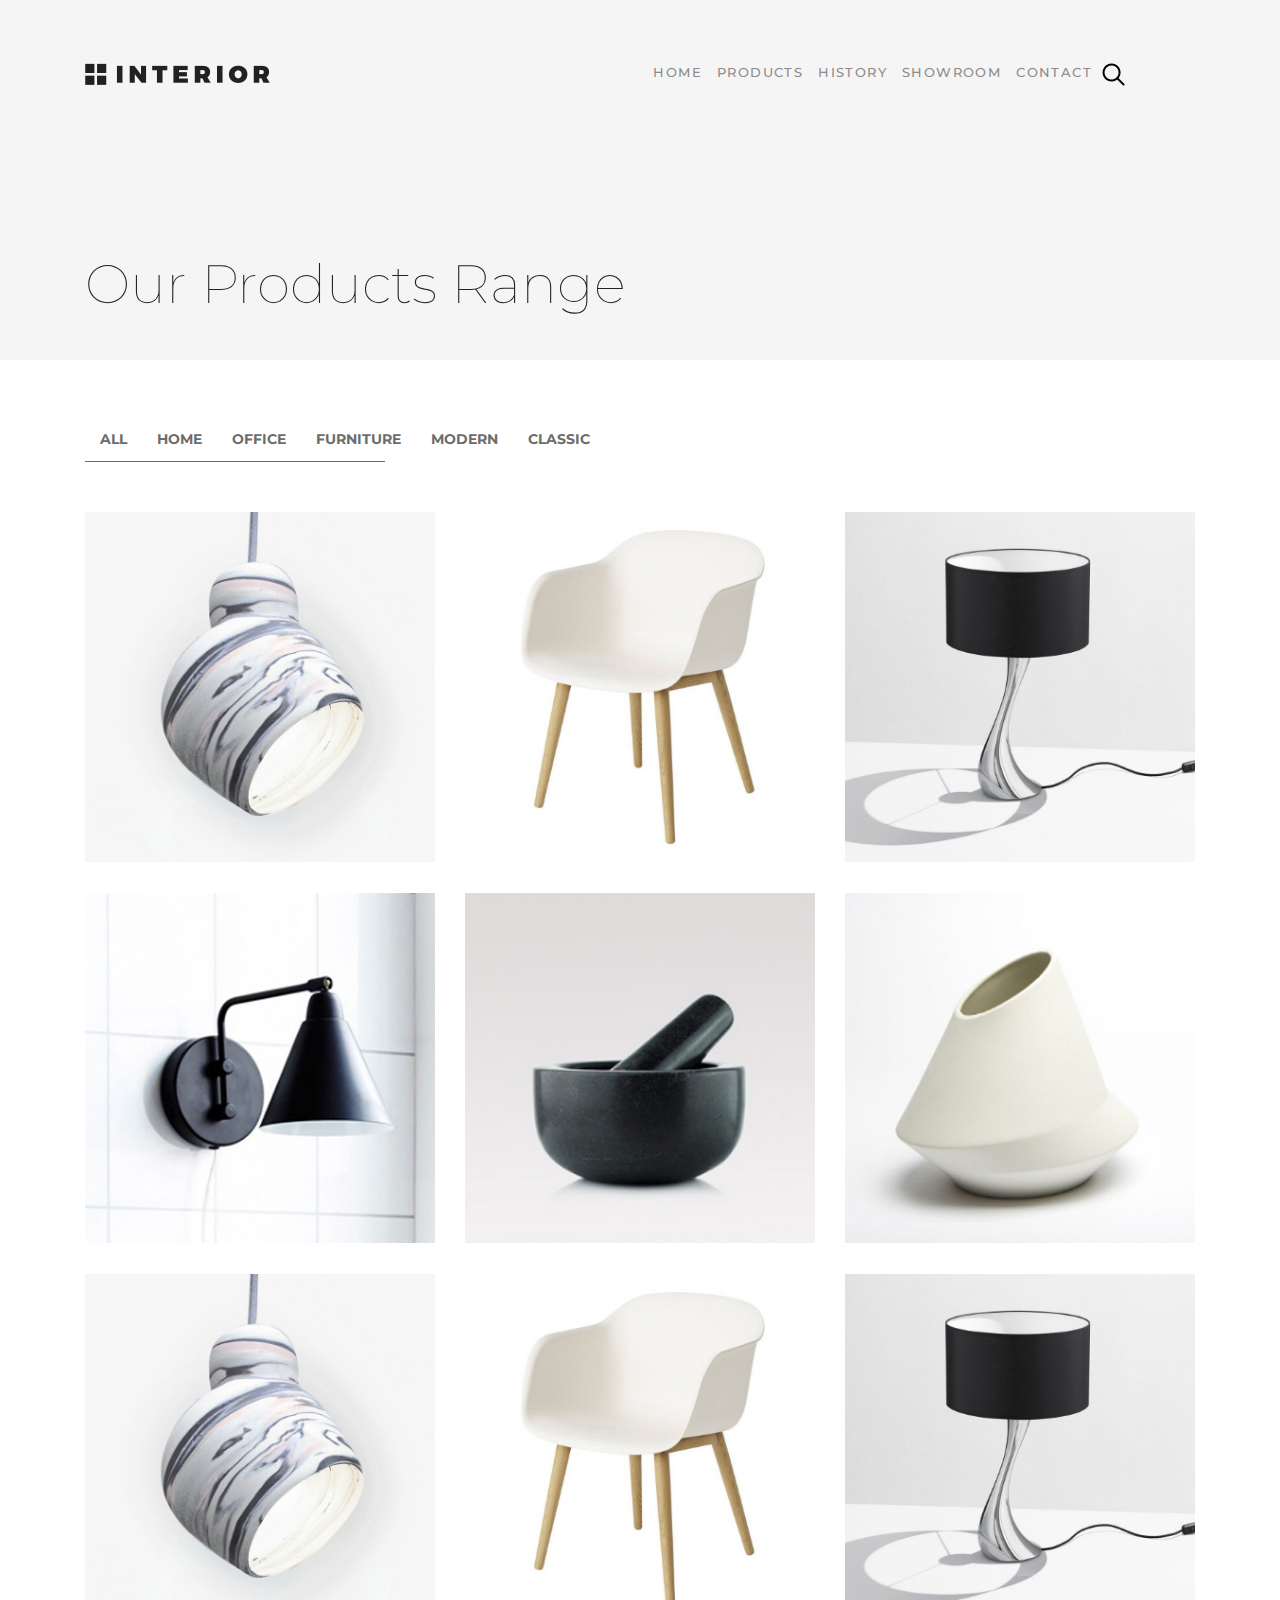
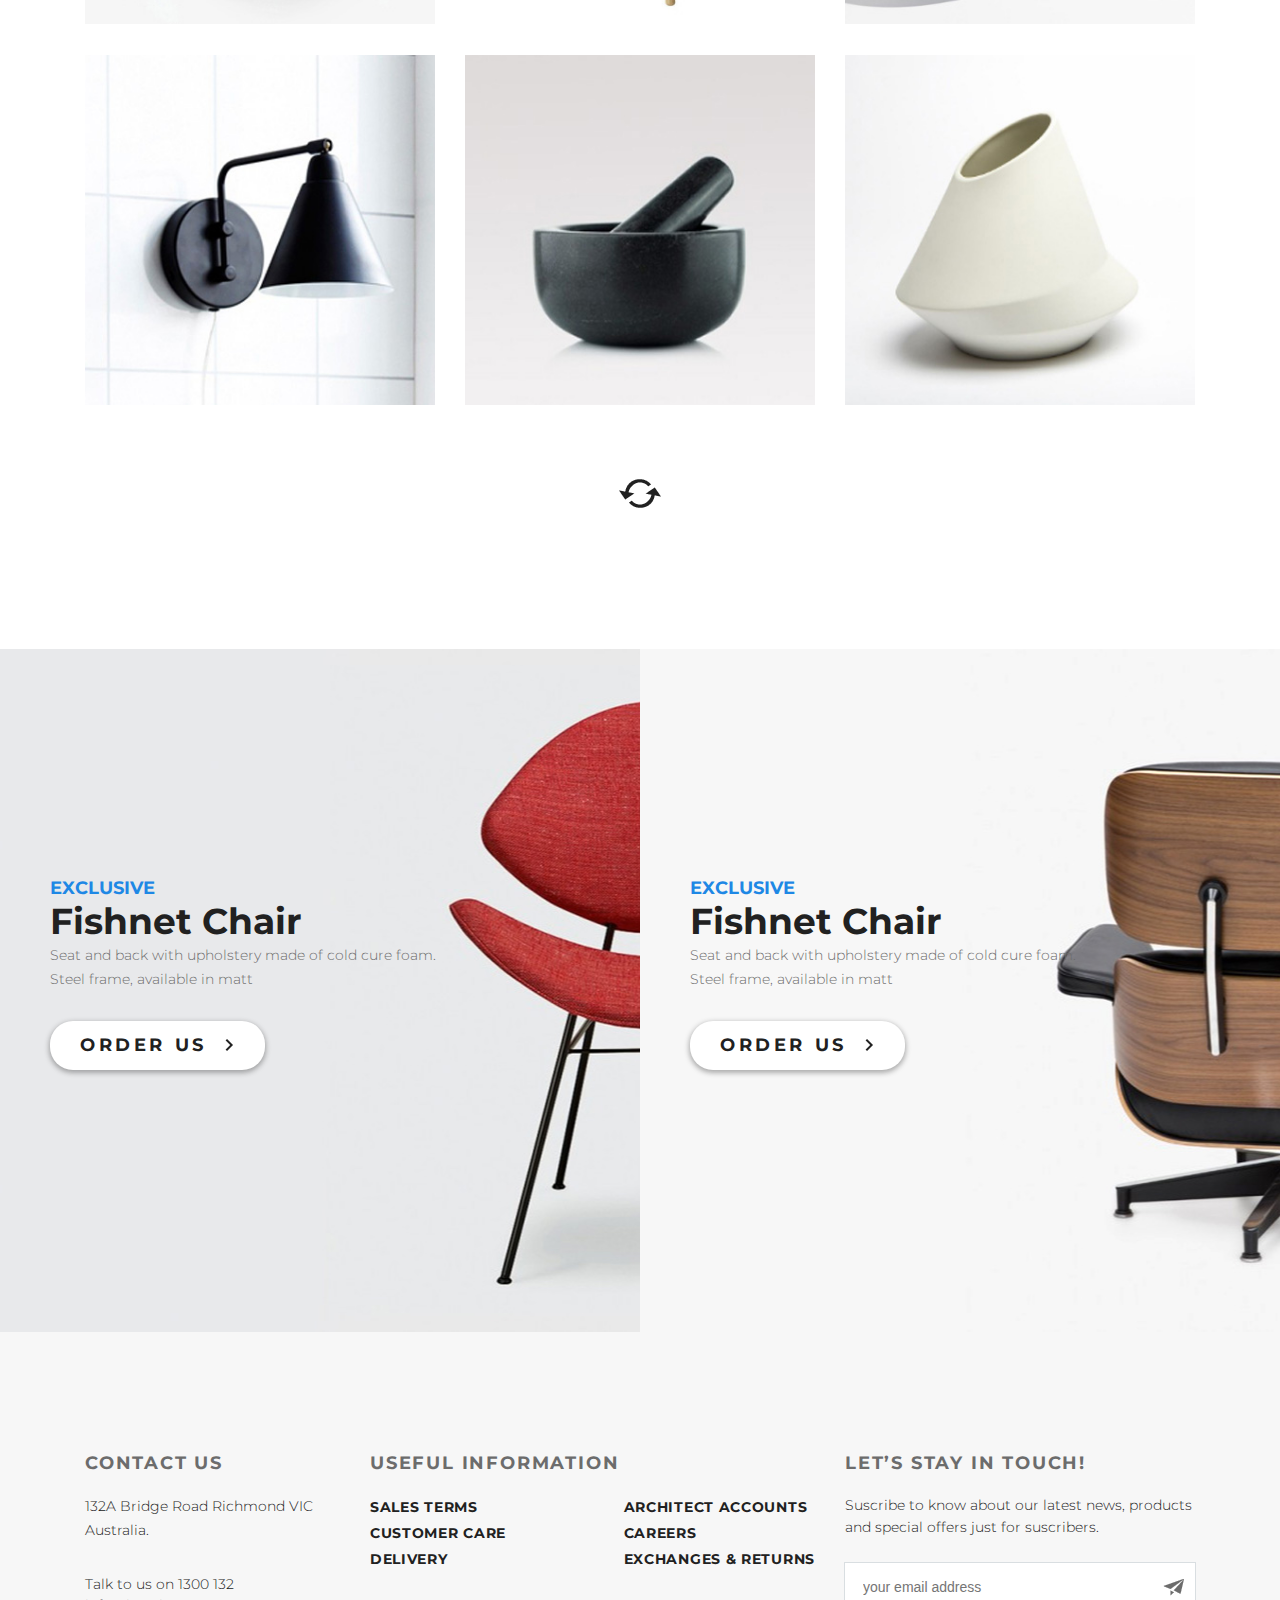
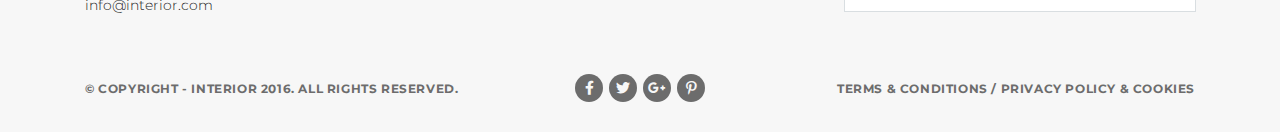
<file: interior/index.html>
<!DOCTYPE html>
<html lang="en">
	<head>
		<meta charset="utf-8">
		<meta name="viewport" content="width=device-width, initial-scale=1, shrink-to-fit=no">
		<meta name="description" content="">
		<meta name="author" content="">
		<title>Interior</title>
		<link href="css/bootstrap-grid.min.css" rel="stylesheet">
		<link href="https://fonts.googleapis.com/css?family=Montserrat:100,300,400,500,700" rel="stylesheet">
		<link href="https://use.fontawesome.com/releases/v5.0.6/css/all.css" rel="stylesheet">
		<link href="css/main.css" rel="stylesheet">
	</head>
	<body>
		<section class="hero">
			<div class="container">
				<div class="top-nav">
					<div class="row justify-content-between">
						<div class="col-md-auto">
							<div class="logo">
								<img src="immage/logo.png" alt="interior-logo">
							</div>
						</div>
						<div class="col-lg-auto d-flex justify-content-md-center justify-content-sm-center">
							<div class="top-nav_btn">
								<i class="fas fa-bars"></i>
							</div>
							<ul class="top-nav_menu">
								<li><a href="#">home</a></li>
								<li><a href="#">products</a></li>
								<li><a href="#">history</a></li>
								<li><a href="#">showroom</a></li>
								<li><a href="#">contact</a></li>
								<li><img src="immage/search.png" alt="search"></li>
							</ul>
						</div>
					</div>
					<div class="row">
						<div class="col-md">
							<h1>Our Products Range</h1>
						</div>
					</div>
				</div>	
			</div>
		</section>	
		<section class="products">
			<div class="container">
				<div class="row">
					<div class="col-md-7">
						<ul class="tab-controll">
							<li><a href="#">all</a></li>
							<li><a href="#">home</a></li>
							<li><a href="#">office</a></li>
							<li><a href="#">furniture</a></li>
							<li><a href="#">modern</a></li>
							<li><a href="#">classic</a></li>
						</ul>
					</div>	
				</div>
				<div class="products-content">
					<div class="row">
						<div class="col-sm-6 col-md-4">
							<div class="products-elem">
								<img src="immage/product11.jpg" class="img-fluid" alt="product11">
							</div>
						</div>
						<div class="col-sm-6 col-md-4">
							<div class="products-elem">
								<img src="immage/product21.jpg" class="img-fluid" alt="product21">
							</div>
						</div>
						<div class="col-sm-6 col-md-4">
							<div class="products-elem">
								<img src="immage/product31.jpg" class="img-fluid" alt="product31">
							</div>
						</div>
						<div class="col-sm-6 col-md-4">
							<div class="products-elem">
								<img src="immage/product41.jpg" class="img-fluid" alt="product41">
							</div>
						</div>
						<div class="col-sm-6 col-md-4">
							<div class="products-elem">
								<img src="immage/product5.jpg" class="img-fluid" alt="product5">
							</div>
						</div>
						<div class="col-sm-6 col-md-4">
							<div class="products-elem">
								<img src="immage/product6.jpg" class="img-fluid" alt="product6">
							</div>
						</div>
					</div>
					<div class="row">
						<div class="col-sm-6 col-md-4">
							<div class="products-elem">
								<img src="immage/product11.jpg" class="img-fluid" alt="product11">
							</div>
						</div>
						<div class="col-sm-6 col-md-4">
							<div class="products-elem">
								<img src="immage/product21.jpg" class="img-fluid" alt="product21">
							</div>
						</div>
						<div class="col-sm-6 col-md-4">
							<div class="products-elem">
								<img src="immage/product31.jpg" class="img-fluid" alt="product31">
							</div>
						</div>
						<div class="col-sm-6 col-md-4">
							<div class="products-elem">
								<img src="immage/product41.jpg" class="img-fluid" alt="product41">
							</div>
						</div>
						<div class="col-sm-6 col-md-4">
							<div class="products-elem">
								<img src="immage/product5.jpg" class="img-fluid" alt="product5">
							</div>
						</div>
						<div class="col-sm-6 col-md-4">
							<div class="products-elem">
								<img src="immage/product6.jpg" class="img-fluid" alt="product6">
							</div>
						</div>
					</div>
					<div class="load">
						<img src="immage/load.png" alt="load">
					</div>
				</div>
			</div>
		</section>
		<section class="promo-product">
			<div class="promo-product-block1" style="background-image: url(immage/promo-img1.jpg);">
				<div class="promo-block-cont">
					<h3>exclusive</h3>
					<h1>Fishnet Chair</h1>
					<p>Seat and back with upholstery made of cold cure foam. Steel frame, available in matt</p>
					<a class="order-button" href="#">Order Us <img src="immage/arrow.png" alt="arrow"></a>
				</div>
			</div>
			<div class="promo-product-block2" style="background-image: url(immage/promo-img2.jpg);">
				<div class="promo-block-cont">
					<h3>exclusive</h3>
					<h1>Fishnet Chair</h1>
					<p>Seat and back with upholstery made of cold cure foam. Steel frame, available in matt</p>
					<a class="order-button" href="#">Order Us <img src="immage/arrow.png" alt="arrow"></a>
				</div>
			</div>
		</section>
		<footer>
			<div class="container">
				<div class="row">
					<div class="col-md-3">
						<div class="fpart1">
							<h2>Contact Us</h2>
							<span>132A Bridge Road Richmond VIC Australia.</span>
							<span>Talk to us on 1300 132</span>
							<a href="#">info@interior.com</a>
						</div>
					</div>
					<div class="col-md-5">
						<div class="fpart2">
							<h2>Useful Information</h2>
							<div class="fpart2-links">
								<ul>
									<li><a href="#">Sales terms</a></li>
									<li><a href="#">Customer care</a></li>
									<li><a href="#">Delivery</a></li>
								</ul>
								<ul>
									<li><a href="#">Architect accounts</a></li>
									<li><a href="#">Careers</a></li>
									<li><a href="#">Exchanges & returns</a></li>
								</ul>
							</div>
						</div>
					</div>
					<div class="col-md-4">
						<div class="fpart3">
							<h2>Let’s Stay in Touch!</h2>
							<span>Suscribe to know about our latest news, products and special offers just for suscribers.</span>
							<form action="" class="form-email">
								<p class="form-line"><input type="email" id="email" placeholder="your email address"><input type="submit" value="" style="background-image: url(immage/papper-plane.png);">
							</form>
						</div>
					</div>
				</div>
				<div class="fcon row align-items-baseline">
					<div class="col-lg-5 d-flex justify-content-lg-start justify-content-center">
						<p>	&copy; Copyright - INTERIOR 2016. All Rights Reserved.</p>
					</div>
					<div class="col-lg-2 d-flex justify-content-center">
						<ul class="socials-links">
							<li><a href="#"><i class="fab fa-facebook-f"></i></a></li>
							<li><a href="#"><i class="fab fa-twitter"></i></a></li>
							<li><a href="#"><i class="fab fa-google-plus-g"></i></a></li>
							<li><a href="#"><i class="fab fa-pinterest-p"></i></a></li>
						</ul>
					</div>
					<div class="col-lg-5 d-flex justify-content-lg-end justify-content-center">
						<p>Terms & Conditions  /  Privacy policy & Cookies</p>
					</div>		
				</div>
			</div>
		</footer>
		<script src="js/jquery-3.3.1.min.js"></script>
		<script src="js/custom.js"></script>
	</body>
</html>
</file>
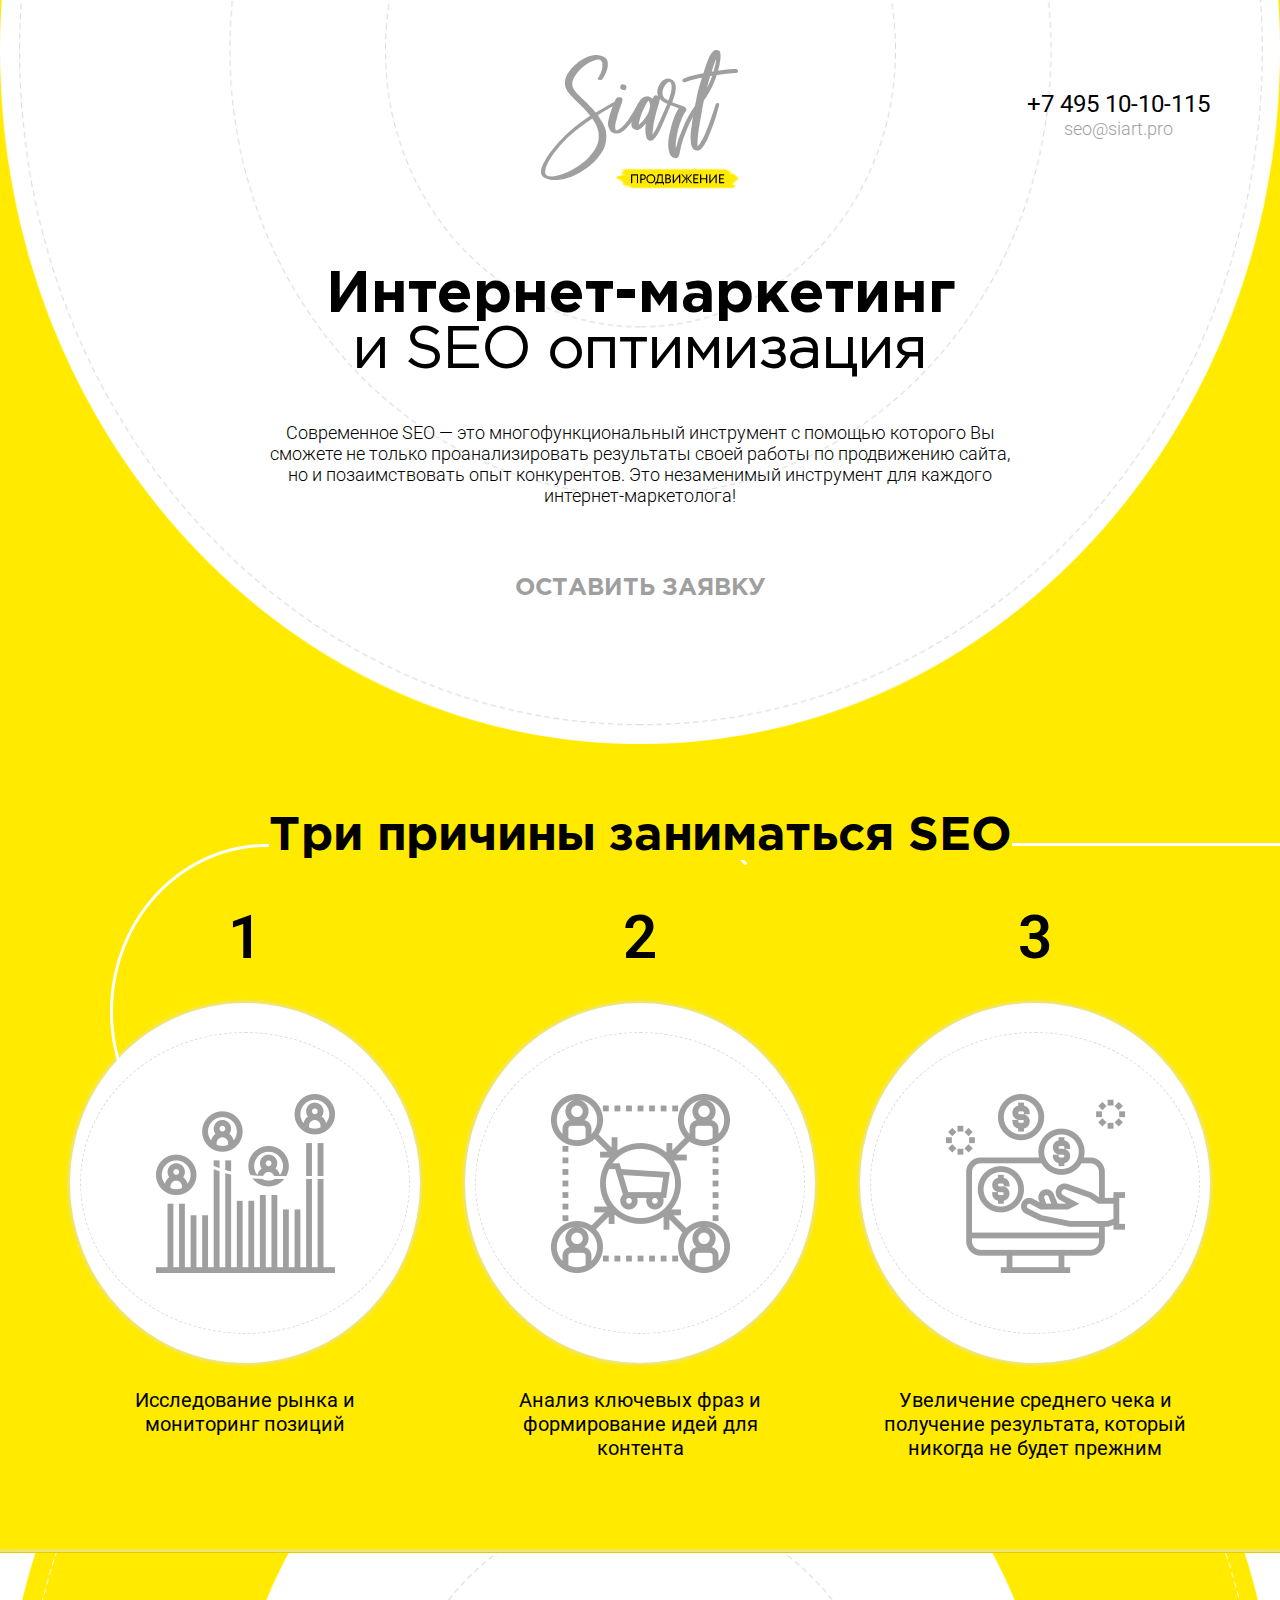
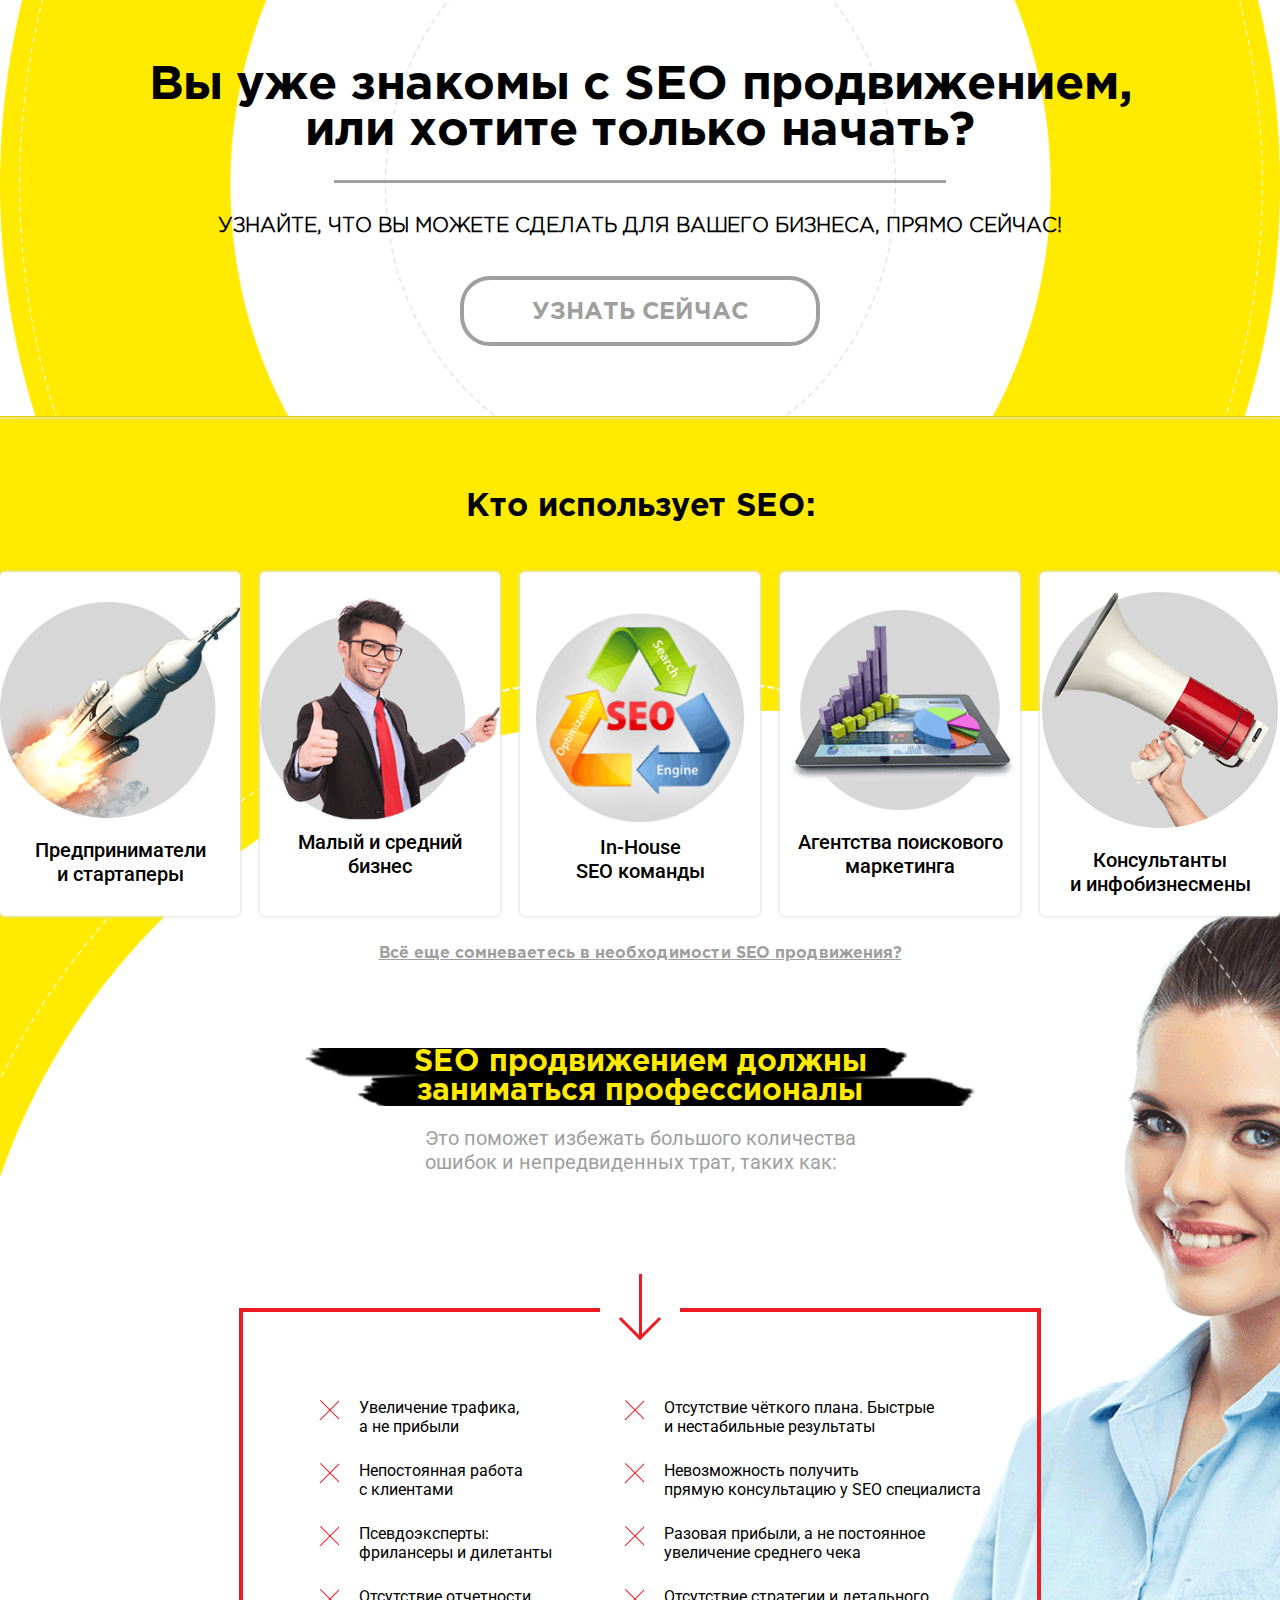
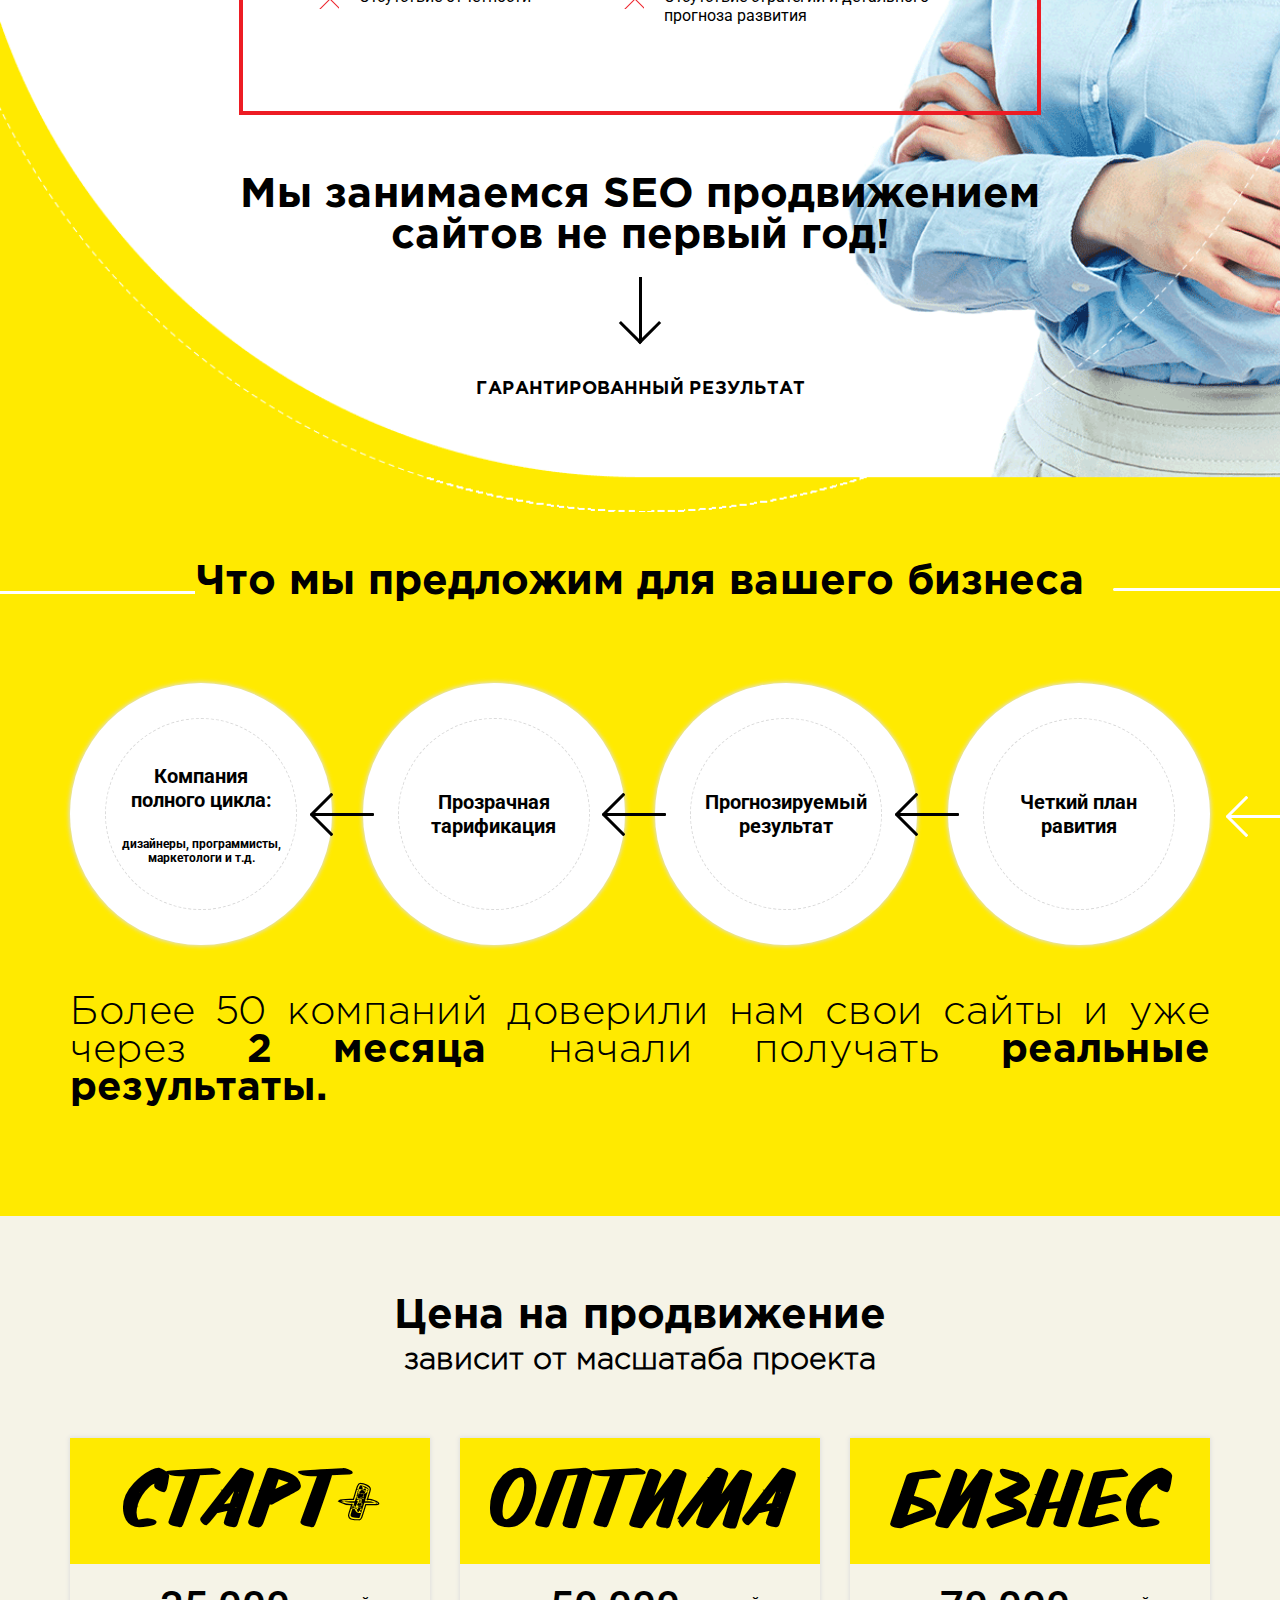
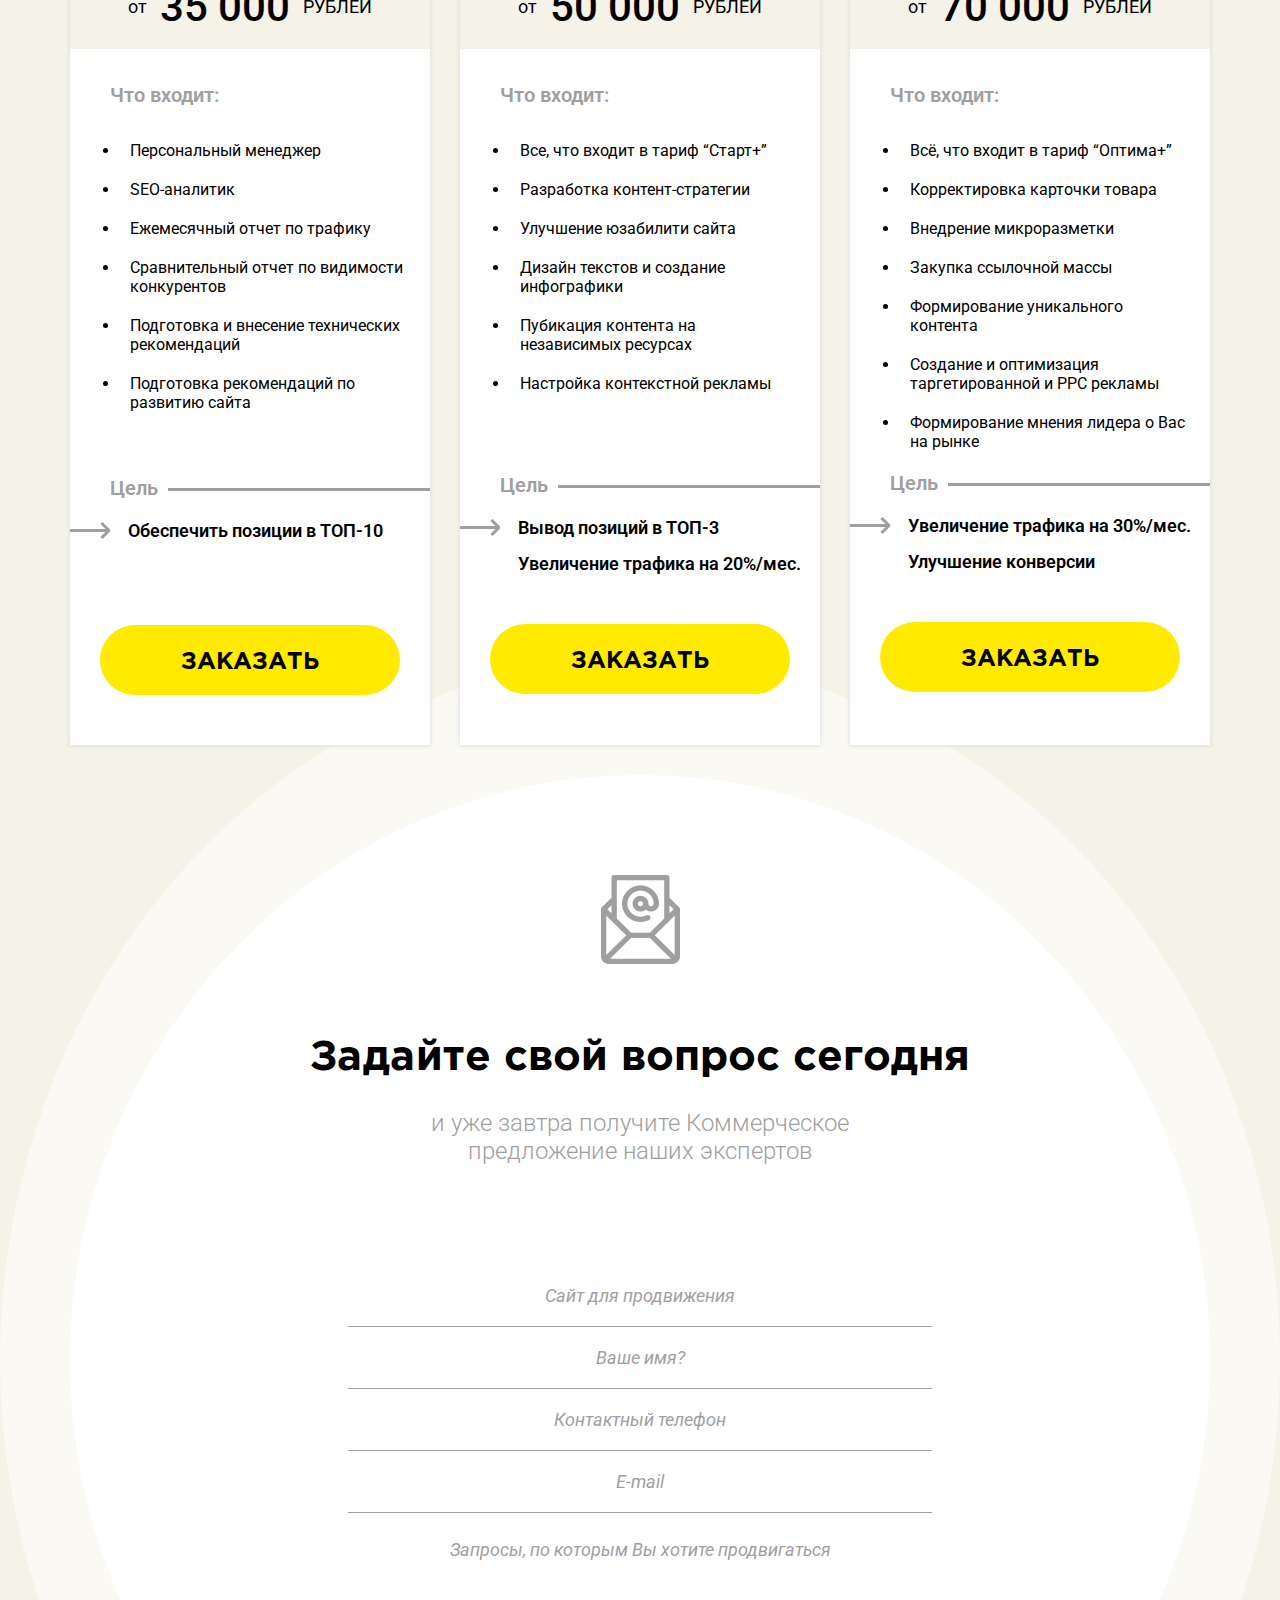
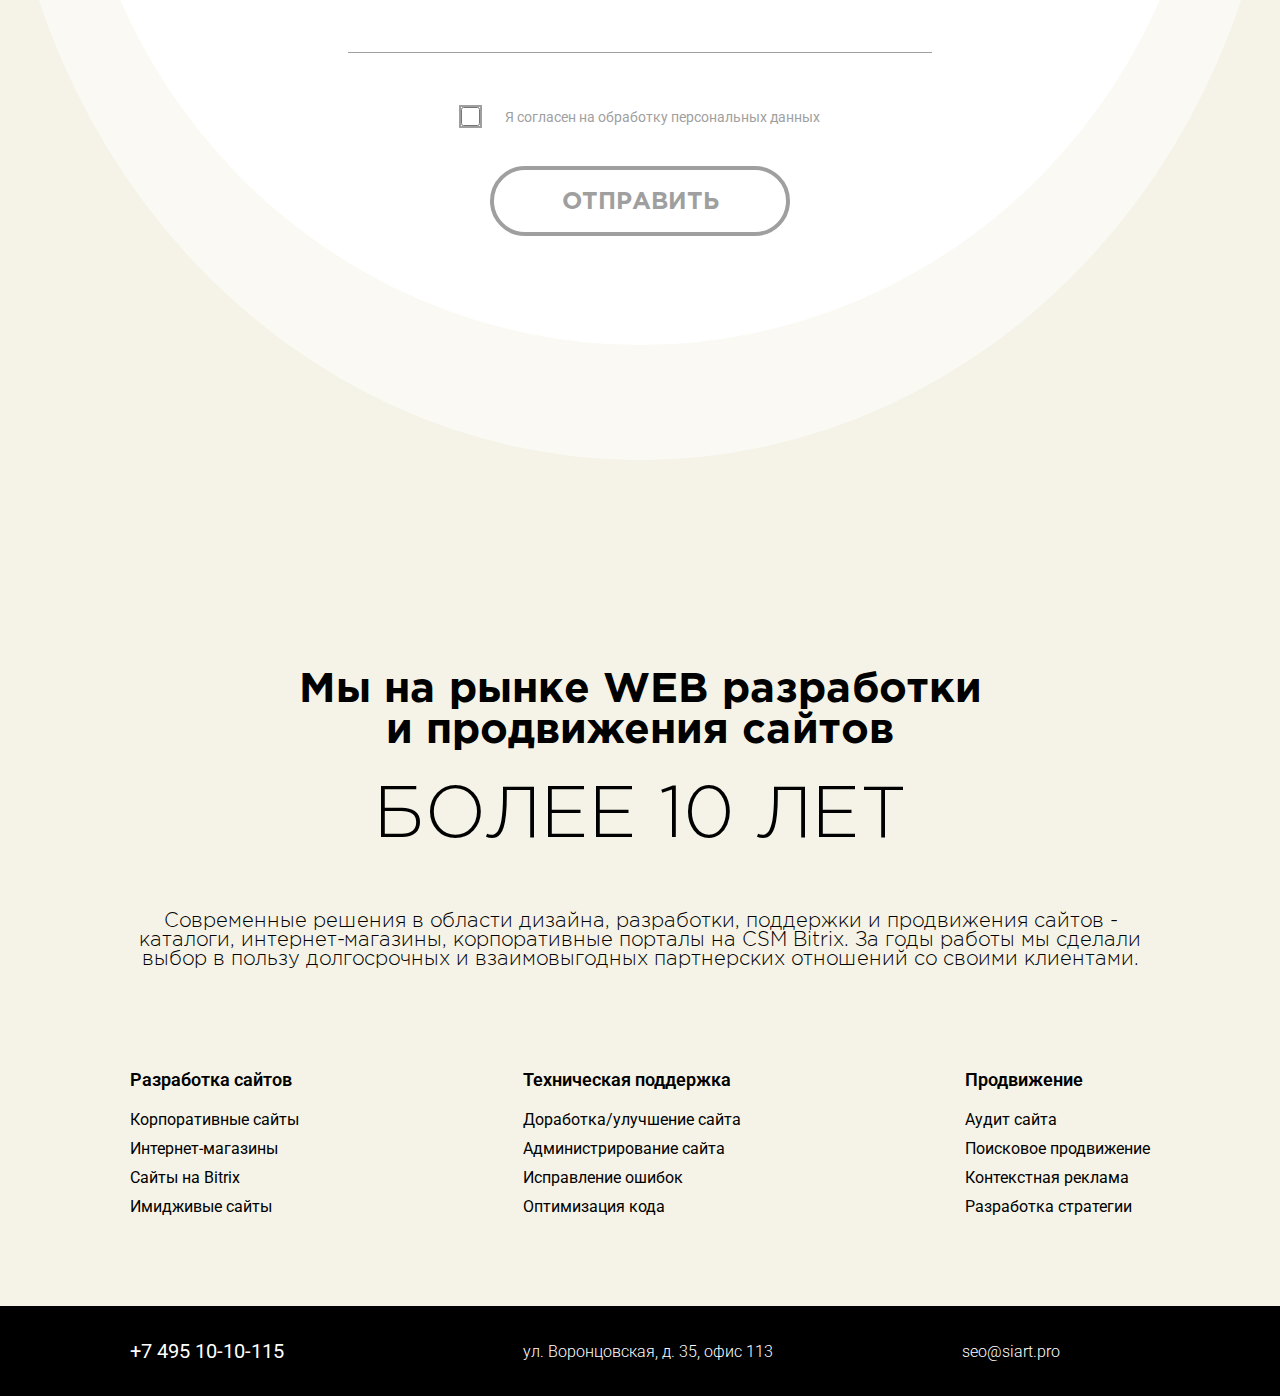
<file: siart/index.html>
<!DOCTYPE html>
<html lang="en">
<head>
	<meta charset="UTF-8">
	<meta name="viewport"
          content="width=device-width, user-scalable=no, initial-scale=1.0, maximum-scale=1.0, minimum-scale=1.0">
    <meta http-equiv="X-UA-Compatible" content="ie=edge">
	<title>Document</title>
	<link href="https://fonts.googleapis.com/css?family=Roboto:300,400,700&amp;subset=cyrillic-ext" rel="stylesheet">
	<link rel="stylesheet" href="css/styles.css">
</head>
<body>
	<div class="wrapper">
		<div class="container1">
			<header>
				<div class="container">
					<div class="header-top">
						<div class="logo">
							<img src="img/logo.png" alt="siart-logo">
						</div>
						<div class="header-contacts">
							<span>+7 495 10-10-115</span>
							<a href="">seo@siart.pro</a>
						</div>
					</div>	
					<div class="header-info">
						<h1>Интернет-маркетинг</h1>
						<h1>и SEO оптимизация</h1>
						<p>Современное SEO — это многофункциональный инструмент с помощью которого Вы сможете не только проанализировать результаты своей работы по продвижению сайта, но и позаимствовать опыт конкурентов. Это незаменимый инструмент для каждого интернет-маркетолога!</p>
					</div>
					<div class="header-butt">
						<a href="#questionIn">Оставить заявку</a>
					</div>
				</div>
			</header>
		</div>	
		<section class="seo-reasons">
			<img src="img/seo-bg-arrow1.png" class="seo-arrow1" alt="">
			<img src="img/seo-arr2.png" alt="" class="seo-arr2">
			<div class="container">
				<h2 class="section-title">Три причины заниматься SEO</h2>
				<div class="seo-reasons_mblock">
					<div class="seo-reasons_block">
						<span>1</span>
						<div class="reason-img">
							<img src="img/reason1.png" alt="reason1">
						</div>
						<p>Исследование рынка и<br> мониторинг позиций</p>
					</div>
					<div class="seo-reasons_block">
						<span>2</span>
						<div class="reason-img">
							<img src="img/reason2.png" alt="reason2">
						</div>
						<p>Анализ ключевых фраз и формирование идей для<br> контента</p>
					</div>
					<div class="seo-reasons_block">
						<span>3</span>
						<div class="reason-img">
							<img src="img/reason3.png" alt="reason3">
						</div>
						<p>Увеличение среднего чека и получение результата, который никогда не будет прежним</p>
					</div>
				</div>
			</div>
		</section>
		<section class="find-out-now">
			<div class="container1">
				<div class="find-main">
					<div class="container">
						<h2 class="section-title">Вы уже знакомы с SEO продвижением,<br> или хотите только начать?</h2>
						<div class="find-line"></div>
						<h4>Узнайте, что Вы можете сделать для вашего бизнеса, прямо сейчас!</h4>
						<a href="#questionIn">Узнать сейчас</a>
					</div>
				</div>
			</div>
		</section>
		<section class="who-uses">
			<h3>Кто использует SEO:</h3>
			<div class="who-uses-block">
				<div class="who-uses-elem">
					<img src="img/who-elem1.png" alt="">
					<h6>Предприниматели<br> и стартаперы</h6>
				</div>
				<div class="who-uses-elem">
					<img src="img/who-elem2.png" alt="">
					<h6>Малый и средний<br> бизнес</h6>
				</div>
				<div class="who-uses-elem">
					<img src="img/who-elem3.png" alt="">
					<h6>In-House<br> SEO команды</h6>
				</div>
				<div class="who-uses-elem">
					<img src="img/who-elem4.png" alt="">
					<h6>Агентства поискового<br> маркетинга</h6>
				</div>
				<div class="who-uses-elem">
					<img src="img/who-elem5.png" alt="">
					<h6>Консультанты<br> и инфобизнесмены</h6>
				</div>
			</div>
		</section>
		<section class="professionals">
			<div class="container">
				<div class="professionals-block">
					<a class="prof-link" href="#questionIn">Всё еще сомневаетесь в необходимости SEO продвижения?</a>
					<h2>SEO продвижением должны<br> заниматься профессионалы</h2>
					<h3>Это поможет избежать большого количества<br> ошибок и непредвиденных трат, таких как:</h3>
					<div class="red-arrow">
						<div class="red-arr-part1"></div>
						<div class="red-arr-part2"></div>	
					</div>
					<div class="professionals-central">
						<ul>
							<li>Увеличение трафика,<br> а не прибыли</li>
							<li>Непостоянная работа<br> с клиентами</li>
							<li>Псевдоэксперты:<br> фрилансеры и дилетанты</li>
							<li>Отсутствие отчетности</li>
						</ul>
						<ul>
							<li>Отсутствие чёткого плана. Быстрые<br> и нестабильные результаты</li>
							<li>Невозможность  получить<br> прямую консультацию у SEO специалиста</li>
							<li>Разовая прибыли, а не постоянное<br> увеличение среднего чека</li>
							<li>Отсутствие стратегии и детального<br> прогноза развития</li>
						</ul>
					</div>
					<h4>Мы занимаемся SEO продвижением<br> сайтов не первый год!</h4>
					<div class="arrow">
						<div class="arr-part1"></div>
						<div class="arr-part2"></div>
					</div>
					<span>Гарантированный результат</span>
				</div>
			</div>
		</section>
		<section class="our-offers">
			<div class="container">
				<img src="img/our-arr1.png" alt="" class="our-arr1">
				<img src="img/our-arr3.png" alt="" class="our-arr3">
				<h2>Что мы предложим для вашего бизнеса</h2>
				<div class="our-offers-block">
					<div class="our-offers-elem">
						<div>
							<h5>Компания полного цикла:</h5>
							<h6>дизайнеры, программисты, маркетологи и т.д.</h6>
						</div>
					</div>
					<div class="our-offers-elem">
						<div><h5>Прозрачная тарификация</h5></div>
						<img src="img/bl-arr.png" alt="">
					</div>
					<div class="our-offers-elem">
						<div><h5>Прогнозируемый результат</h5></div>
						<img src="img/bl-arr.png" alt="">
					</div>
					<div class="our-offers-elem">
						<div><h5>Четкий план равития</h5></div>
						<img src="img/bl-arr.png" alt="">
					</div>
					<img src="img/our-arr2.png" alt="" class="our-arr2">
				</div>
				<p>Более 50 компаний доверили нам свои сайты и уже через <span>2 месяца</span> начали получать <span>реальные результаты.</span></p>
			</div>
		</section>
		<section class="price">
			<div class="container">
				<h2>Цена на продвижение<br><span>зависит от масшатаба проекта</span></h2>
				<div class="price-block">
					<div class="price-elem">
						<div class="price-elem-head">
							<h3>Старт+</h3>
						</div>
						<div class="price-elem-unhead">
							<span>от</span>
							<span>35 000</span>
							<span>рублей</span>
						</div>
						<div class="price-elem-main">
							<span>Что входит:</span>
							<ul>
								<li>Персональный менеджер</li>
								<li>SEO-аналитик</li>
								<li>Ежемесячный отчет по трафику</li>
								<li>Сравнительный отчет по видимости конкурентов</li>
								<li>Подготовка и внесение технических рекомендаций</li>
								<li>Подготовка рекомендаций по развитию сайта</li>
							</ul>
							<span>Цель</span>
							<span>Обеспечить позиции в ТОП-10</span>
						</div>
						<a href="#questionIn">Заказать</a>
					</div>
					<div class="price-elem">
						<div class="price-elem-head">
							<h3>Оптима</h3>
						</div>
						<div class="price-elem-unhead">
							<span>от</span>
							<span>50 000</span>
							<span>рублей</span>
						</div>
						<div class="price-elem-main">
							<span>Что входит:</span>
							<ul>
								<li>Все, что входит в тариф “Старт+”</li>
								<li>Разработка контент-стратегии</li>
								<li>Улучшение юзабилити сайта</li>
								<li>Дизайн текстов и создание инфографики</li>
								<li>Пубикация контента на независимых ресурсах</li>
								<li>Настройка контекстной рекламы</li>
							</ul>
							<span>Цель</span>
							<span>Вывод позиций в ТОП-3</span>
							<span>Увеличение трафика на 20%/мес.</span>
						</div>
						<a href="#questionIn">Заказать</a>
					</div>
					<div class="price-elem">
						<div class="price-elem-head">
							<h3>Бизнес</h3>
						</div>
						<div class="price-elem-unhead">
							<span>от</span>
							<span>70 000</span>
							<span>рублей</span>
						</div>
						<div class="price-elem-main">
							<span>Что входит:</span>
							<ul>
								<li>Всё, что входит в тариф “Оптима+”</li>
								<li>Корректировка карточки товара</li>
								<li>Внедрение микроразметки</li>
								<li>Закупка ссылочной массы</li>
								<li>Формирование уникального контента</li>
								<li>Создание и оптимизация таргетированной и РРС рекламы</li>
								<li>Формирование мнения лидера о Вас на рынке</li>
							</ul>
							<span>Цель</span>
							<span>Увеличение трафика на 30%/мес.</span>
							<span>Улучшение конверсии</span>
						</div>
						<a href="#questionIn">Заказать</a>
					</div>
				</div>
			</div>
		</section>
		<section class="question">
			<div class="container1">
				<div class="question-block">
					<div class="container">
						<div class="question-block-in" id="questionIn">
							<img src="img/qv-logo.png" alt="">
							<h2>Задайте свой вопрос сегодня</h2>
							<h4>и уже завтра получите Коммерческое<br> предложение наших экспертов</h4>
							<div class="question-form">
								<form action="#" method="#" id="form-questions">
									<p><input type="text" placeholder="Сайт для продвижения"></p>
									<p><input type="text" placeholder="Ваше имя?" name="name"></p>
									<p><input type="tel" id="phone" placeholder="Контактный телефон" name="phone"></p>
									<p><input type="email" placeholder="E-mail" name="email"></p>
									<p><textarea placeholder="Запросы, по которым Вы хотите продвигаться"></textarea></p>
									<p><input id="checkbox" class="checkbox" type="checkbox" name="checkbox"><label for="checkbox">Я согласен на обработку персональных данных</label></p>
									<p><input type="submit" value="Отправить"></p>
								</form>
							</div>
						</div>
					</div>
				</div>
			</div>	
		</section>
		<section class="about">
			<div class="container">
				<div class="about-block">
					<h2>Мы на рынке WEB разработки<br> и продвижения сайтов</h2>
					<span>более 10 лет</span>
					<p>Современные решения в области дизайна, разработки, поддержки и продвижения сайтов - каталоги, интернет-магазины, корпоративные порталы на CSM Bitrix. За годы работы мы сделали выбор в пользу долгосрочных и взаимовыгодных партнерских отношений со своими клиентами.</p>
				</div>
				<div class="about-info">
					<div class="about-info-elem">
						<ul>
							<li>Разработка сайтов</li>
							<li>Корпоративные сайты</li>
							<li>Интернет-магазины</li>
							<li>Сайты на Bitrix</li>
							<li>Имидживые сайты</li>
						</ul>
					</div>
					<div class="about-info-elem">
						<ul>
							<li>Техническая поддержка</li>
							<li>Доработка/улучшение сайта</li>
							<li>Администрирование сайта</li>
							<li>Исправление ошибок</li>
							<li>Оптимизация кода</li>
						</ul>
					</div>
					<div class="about-info-elem">
						<ul>
							<li>Продвижение</li>
							<li>Аудит сайта</li>
							<li>Поисковое продвижение</li>
							<li>Контекстная реклама</li>
							<li>Разработка стратегии</li>
						</ul>
					</div>
				</div>	
			</div>
		</section>
		<footer>
			<div class="container">
				<div class="footer-block">
					<span>+7 495 10-10-115</span>
					<address>ул. Воронцовская, д. 35, офис 113</address>
					<a href="#">seo@siart.pro</a>
				</div>
			</div>
		</footer>
	</div>
	<script src="js/jQuery-3.3.1.js"></script>
	<script src="js/jquery.validate.min.js"></script>
	<script src="js/jquery.maskedinput.min.js"></script>
	<script src="js/custom.js"></script>
</body>
</html>
</file>
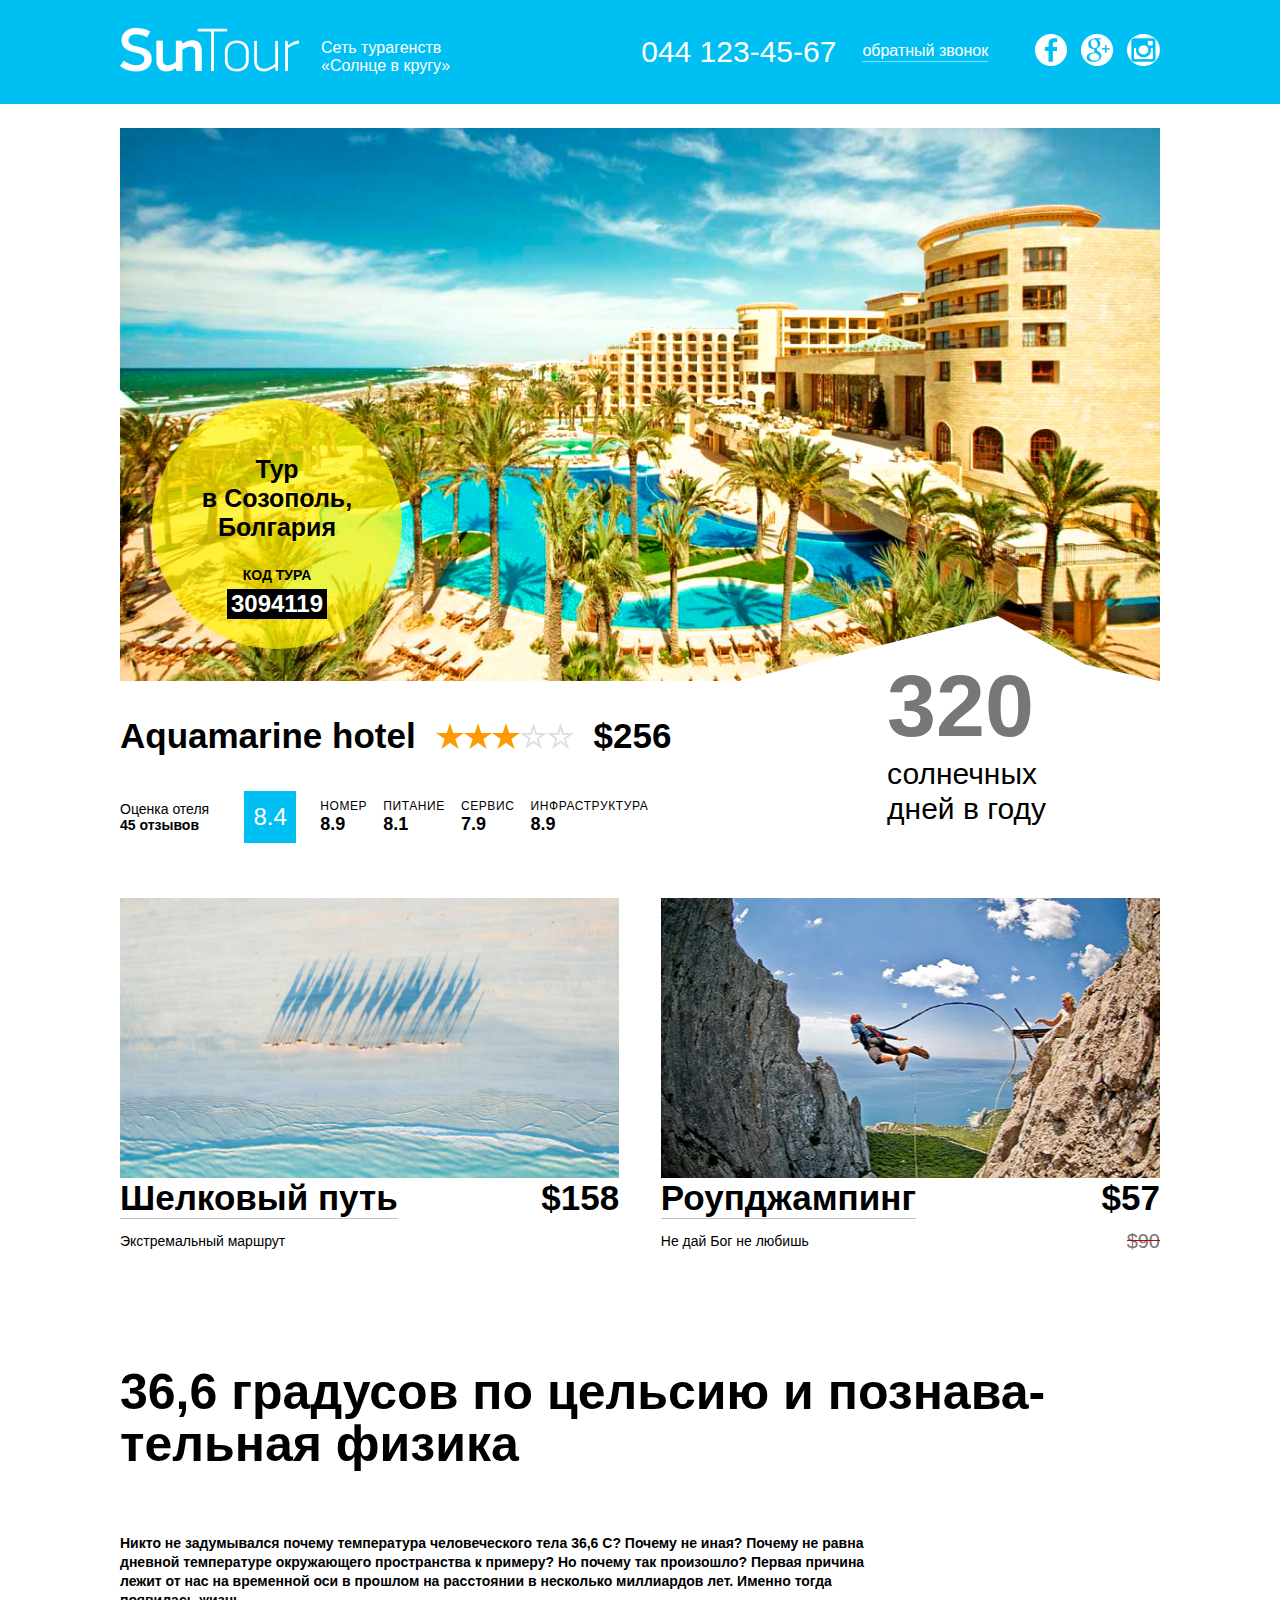
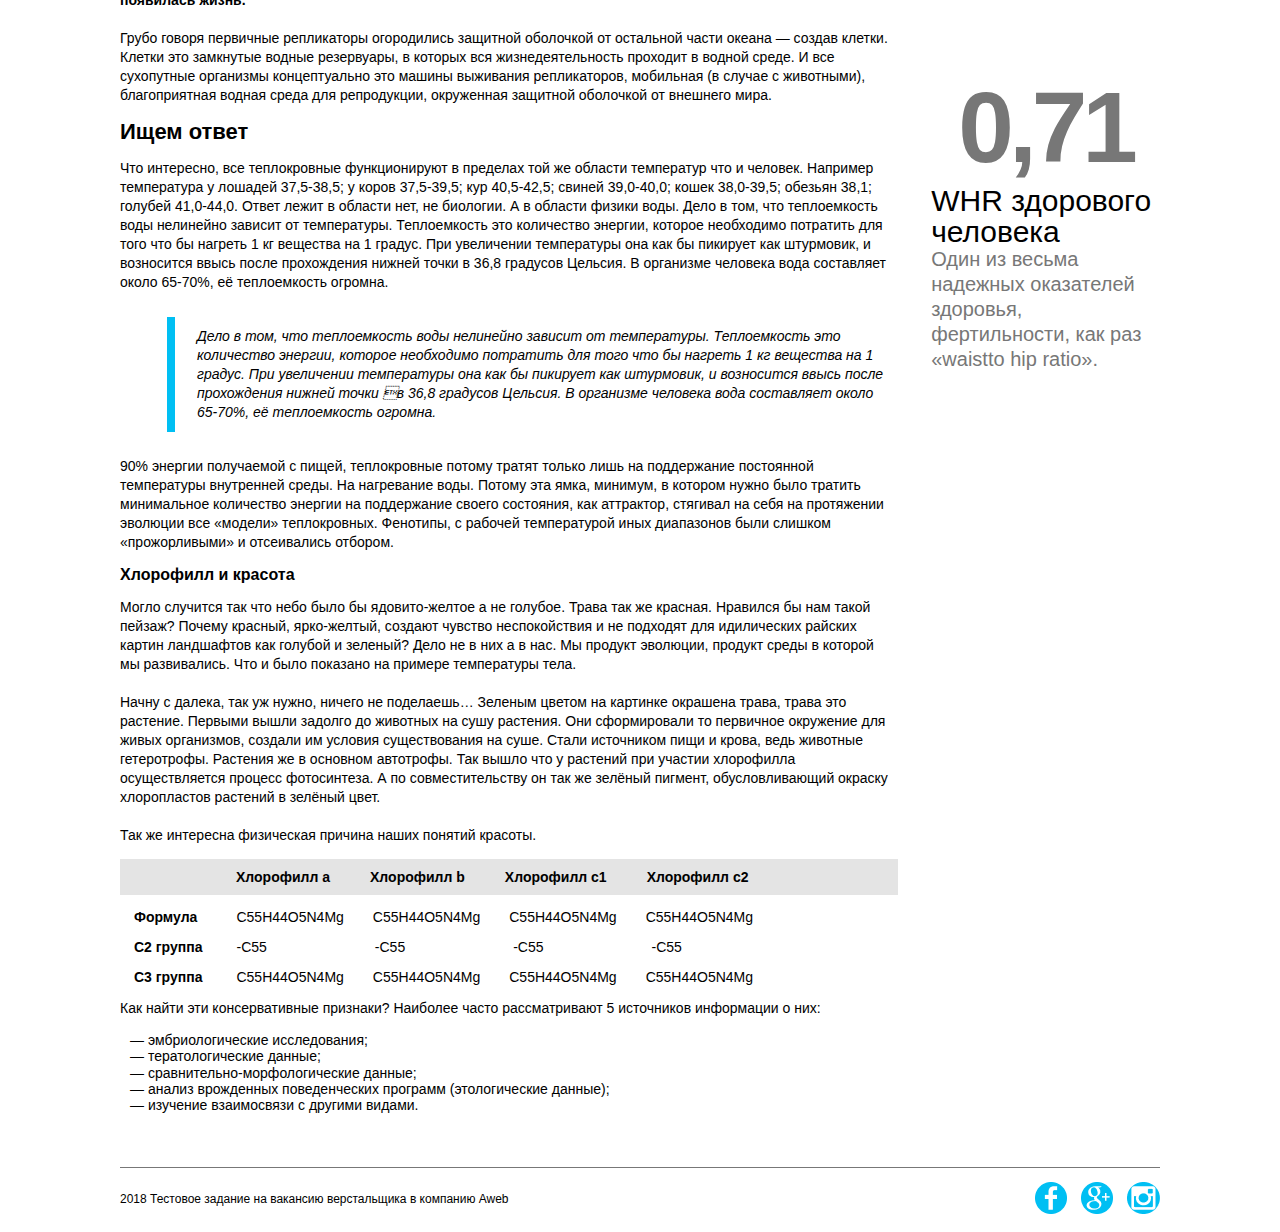
<file: stour/index.html>
<!DOCTYPE html>
<html lang="en">

<head>
    <meta charset="UTF-8">
    <meta name="viewport" content="width=device-width, initial-scale=1.0">
    <meta http-equiv="X-UA-Compatible" content="ie=edge">
    <title>SunTour</title>
    <link rel="stylesheet" href="css/normalize.css">
    <link rel="stylesheet" href="css/style.css">
</head>

<body>
    <div class="wrap">
        <header>
            <div class="container">
                <div class="header-content">
                    <div class="logo">
                        <a href="#"><img src="img/logo-suntour.png" alt=""></a>
                        <span>Сеть турагенств<br> «Солнце в кругу»</span>
                    </div>
                    <div class="header-info">
                        <div class="back-call">
                            <a href="#">044 123-45-67</a>
                            <span>обратный звонок</span>
                        </div>
                        <div class="socials-link">
                            <a href="#"><img src="img/f-book.png" alt=""></a>
                            <a href="#"><img src="img/g-logo.png" alt=""></a>
                            <a href="#"><img src="img/instagram-logo.png" alt=""></a>
                        </div>
                    </div>
                </div>
        </header>
        <section class="tour-block">
            <div class="container">
                <div class="tour-main">
                    <div class="tour-main-img">
                        <div class="tour-code">
                            <p>Тур<br> в Созополь, Болгария</p>
                            <span>код тура</span>
                            <span>3094119</span>
                        </div>
                        <img src="img/Vector.png" alt="">
                        <div class="tour-days">
                            <span>320</span>
                            <span>солнечных<br> дней в году</span>
                        </div>
                    </div>
                    <div class="tour-assessment">
                        <div class="tour-assessment-top">
                            <h3>Aquamarine hotel</h3>
                            <div class="rating">
                                <img src="img/fill-star.png" alt="">
                                <img src="img/fill-star.png" alt="">
                                <img src="img/fill-star.png" alt="">
                                <img src="img/empty-star.png" alt="">
                                <img src="img/empty-star.png" alt="">
                            </div>
                            <span>$256</span>
                        </div>
                        <div class="tour-assessment-cont">
                            <div class="tour-assessment-common">
                                <div>
                                    <span>Оценка отеля</span>
                                    <span>45 отзывов</span>
                                </div>
                                <div class="common">8.4</div>
                            </div>
                            <div class="tour-assessment-sep">
                                <div>
                                    <span>номер</span>
                                    <span>8.9</span>
                                </div>
                                <div>
                                    <span>питание</span>
                                    <span>8.1</span>
                                </div>
                                <div>
                                    <span>сервис</span>
                                    <span>7.9</span>
                                </div>
                                <div>
                                    <span>инфраструктура</span>
                                    <span>8.9</span>
                                </div>
                            </div>    
                        </div>
                    </div>
                </div>
                <div class="tour-others">
                    <div class="tour-others-elem">
                        <div class="tour-others-img" style="background-image: url(img/other1.jpg)">
                            
                        </div>
                        <div class="tour-others-desc">
                            <a href="#">Шелковый путь</a>
                            <span>$158</span>
                        </div>
                        <p>Экстремальный маршрут</p>
                    </div>
                    <div class="tour-others-elem">
                        <div class="tour-others-img" style="background-image: url(img/other2.jpg)">
                            
                        </div>
                        <div class="tour-others-desc">
                            <a href="#">Роупджампинг</a>
                            <span>$57</span>
                        </div>
                        <div class="tour-others-text">
                            <p>Не дай Бог не любишь</p>
                            <span>$90</span>
                        </div>
                    </div>
                </div>
            </div>
        </section>
        <article class="celsius">
            <div class="container">
                <p class="celsius-title">36,6 градусов по цельсию и познава- тельная физика</p>
                <div class="celsius-article">
                    <div class="celsius-article-main">
                        <p><b>Никто не задумывался почему температура человеческого тела 36,6 С? Почему не иная? Почему не равна дневной температуре окружающего пространства к примеру? Но почему так произошло? Первая причина лежит от нас на временной оси в прошлом на расстоянии в несколько миллиардов лет. Именно тогда появилась жизнь.</b><br><br>Грубо говоря первичные репликаторы огородились защитной оболочкой от остальной части океана — создав клетки. Клетки это замкнутые водные резервуары, в которых вся жизнедеятельность проходит в водной среде. И все сухопутные организмы концептуально это машины выживания репликаторов, мобильная (в случае с животными), благоприятная водная среда для репродукции, окруженная защитной оболочкой от внешнего мира.</p>
                        <span>Ищем ответ</span>
                        <p>Что интересно, все теплокровные функционируют в пределах той же области температур что и человек. Например температура у лошадей 37,5-38,5; у коров 37,5-39,5; кур 40,5-42,5; свиней 39,0-40,0; кошек 38,0-39,5; обезьян 38,1; голубей 41,0-44,0. Ответ лежит в области нет, не биологии. А в области физики воды. Дело в том, что теплоемкость воды нелинейно зависит от температуры. Теплоемкость это количество энергии, которое необходимо потратить для того что бы нагреть 1 кг вещества на 1 градус. При увеличении температуры она как бы пикирует как штурмовик, и возносится ввысь после прохождения нижней точки в 36,8 градусов Цельсия. В организме человека вода составляет около 65-70%, её теплоемкость огромна.</p>
                        <p class="italic-p">Дело в том, что теплоемкость воды нелинейно зависит от температуры. Теплоемкость это количество энергии, которое необходимо потратить для того что бы нагреть 1 кг вещества на 1 градус. При увеличении температуры она как бы пикирует как штурмовик, и возносится ввысь после прохождения нижней точки в 36,8 градусов Цельсия. В организме человека вода составляет около 65-70%, её теплоемкость огромна.</p>
                        <p>90% энергии получаемой с пищей, теплокровные потому тратят только лишь на поддержание постоянной температуры внутренней среды. На нагревание воды. Потому эта ямка, минимум, в котором нужно было тратить минимальное количество энергии на поддержание своего состояния, как аттрактор, стягивал на себя на протяжении эволюции все «модели» теплокровных. Фенотипы, с рабочей температурой иных диапазонов были слишком «прожорливыми» и отсеивались отбором.</p>
                        <span class="subtitle">Хлорофилл и красота</span>
                        <p>Могло случится так что небо было бы ядовито-желтое а не голубое. Трава так же красная. Нравился бы нам такой пейзаж? Почему красный, ярко-желтый, создают чувство неспокойствия и не подходят для идилических райских картин ландшафтов как голубой и зеленый? Дело не в них а в нас. Мы продукт эволюции, продукт среды в которой мы развивались. Что и было показано на примере температуры тела.<br><br> Начну с далека, так уж нужно, ничего не поделаешь… Зеленым цветом на картинке окрашена трава, трава это растение. Первыми вышли задолго до животных на сушу растения. Они сформировали то первичное окружение для живых организмов, создали им условия существования на суше. Стали источником пищи и крова, ведь животные гетеротрофы. Растения же в основном автотрофы. Так вышло что у растений при участии хлорофилла осуществляется процесс фотосинтеза. А по совместительству он так же зелёный пигмент, обусловливающий окраску хлоропластов растений в зелёный цвет.<br><br>Так же интересна физическая причина наших понятий красоты.</p>
                        <div class="celsius-article-table">
                            <div class="cl-top">
                                <span class="cl-top-sp">Хлорофилл a</span>
                                <span class="cl-top-sp">Хлорофилл b</span>
                                <span class="cl-top-sp">Хлорофилл c1</span>
                                <span class="cl-top-sp">Хлорофилл c2</span> 
                            </div>
                            <div class="cl-main">
                                <div class="cl-main-l">
                                    <span>Формула</span>
                                    <span class="cl-main-l2">C2 группа</span>
                                    <span class="cl-main-l3">C3 группа</span>
                                </div>
                                <div class="cl-main-r">
                                    <div>
                                        <span>C55H44O5N4Mg<span class="hidden-self">(Хлорофилл a)</span></span>
                                        <span>C55H44O5N4Mg<span class="hidden-self">(Хлорофилл b)</span></span>
                                        <span>C55H44O5N4Mg<span class="hidden-self">(Хлорофилл c1)</span></span>
                                        <span>C55H44O5N4Mg<span class="hidden-self">(Хлорофилл c2)</span></span>
                                    </div>
                                    <div>
                                        <span>-C55<span class="hidden-self">(Хлорофилл a)</span></span>
                                        <span>-C55<span class="hidden-self">(Хлорофилл b)</span></span>
                                        <span>-C55<span class="hidden-self">(Хлорофилл c1)</span></span>
                                        <span>-C55<span class="hidden-self">(Хлорофилл c2)</span></span>
                                    </div>
                                    <div>
                                        <span>C55H44O5N4Mg<span class="hidden-self">(Хлорофилл a)</span></span>
                                        <span>C55H44O5N4Mg<span class="hidden-self">(Хлорофилл b)</span></span>
                                        <span>C55H44O5N4Mg<span class="hidden-self">(Хлорофилл c1)</span></span>
                                        <span>C55H44O5N4Mg<span class="hidden-self">(Хлорофилл c2)</span></span>
                                    </div>
                                </div>
                            </div>
                        </div>
                        <p>Как найти эти консервативные признаки? Наиболее часто рассматривают 5 источников информации о них:</p>
                        <ul>
                            <li>— эмбриологические исследования;</li>
                            <li>— тератологические данные;</li>
                            <li>— сравнительно-морфологические данные;</li>
                            <li>— анализ врожденных поведенческих программ (этологические данные);</li>
                            <li>— изучение взаимосвязи с другими видами.</li>
                        </ul>
                    </div>
                    <div class="celsius-article-note">
                        <span>0,71</span>
                        <h3>WHR здорового человека</h3>
                        <p>Один из весьма надежных оказателей здоровья, фертильности, как раз «waistto hip ratio».</p>
                    </div>
                </div>
            </div>
        </article>
        <footer>
            <div class="container">
                <div class="footer-content">
                    <div class="footer-info">
                        <p>2018 Тестовое задание на вакансию верстальщика в компанию Aweb</p>
                    </div>
                    <div class="footer-socials">
                        <a href="#"><img src="img/fb.png" alt=""></a>
                        <a href="#"><img src="img/fg.png" alt=""></a>
                        <a href="#"><img src="img/fi.png" alt=""></a>
                    </div>
                </div>
            </div>  
        </footer>
    </div>
</body>

</html>
</file>
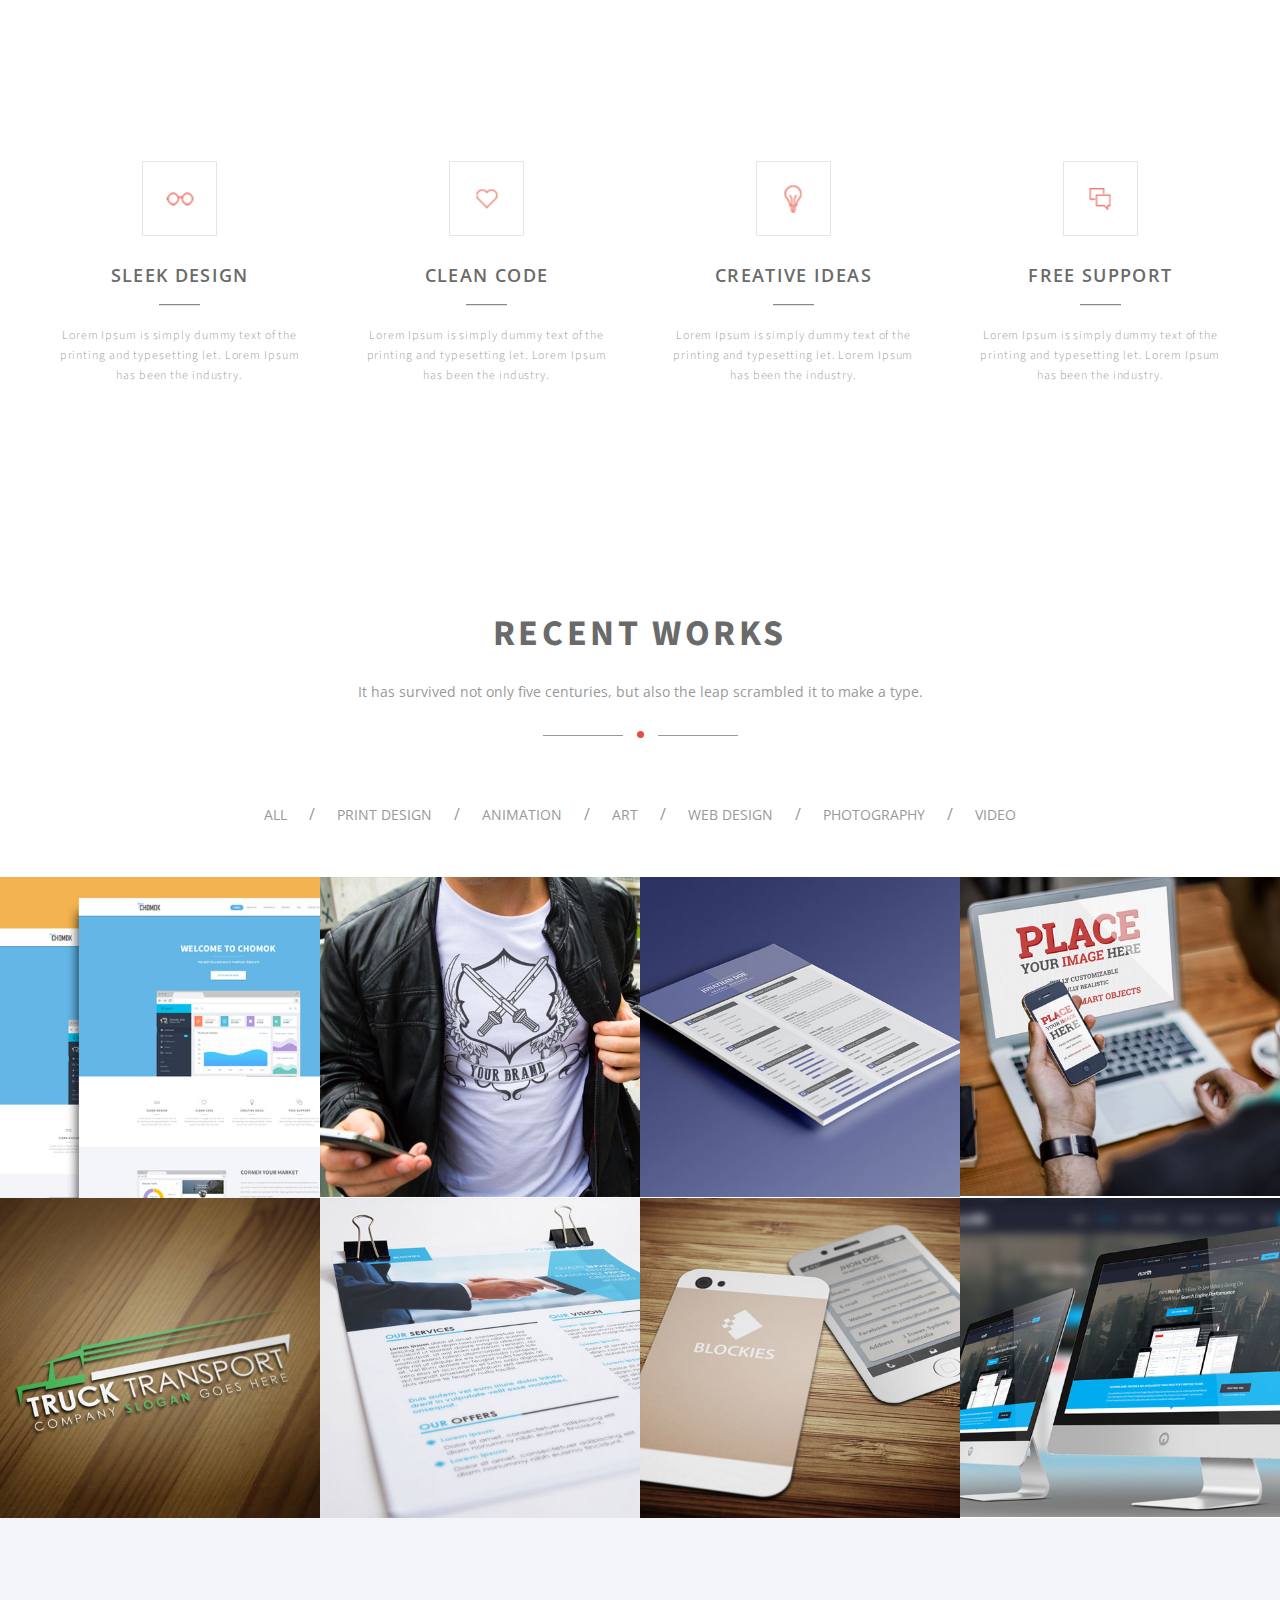
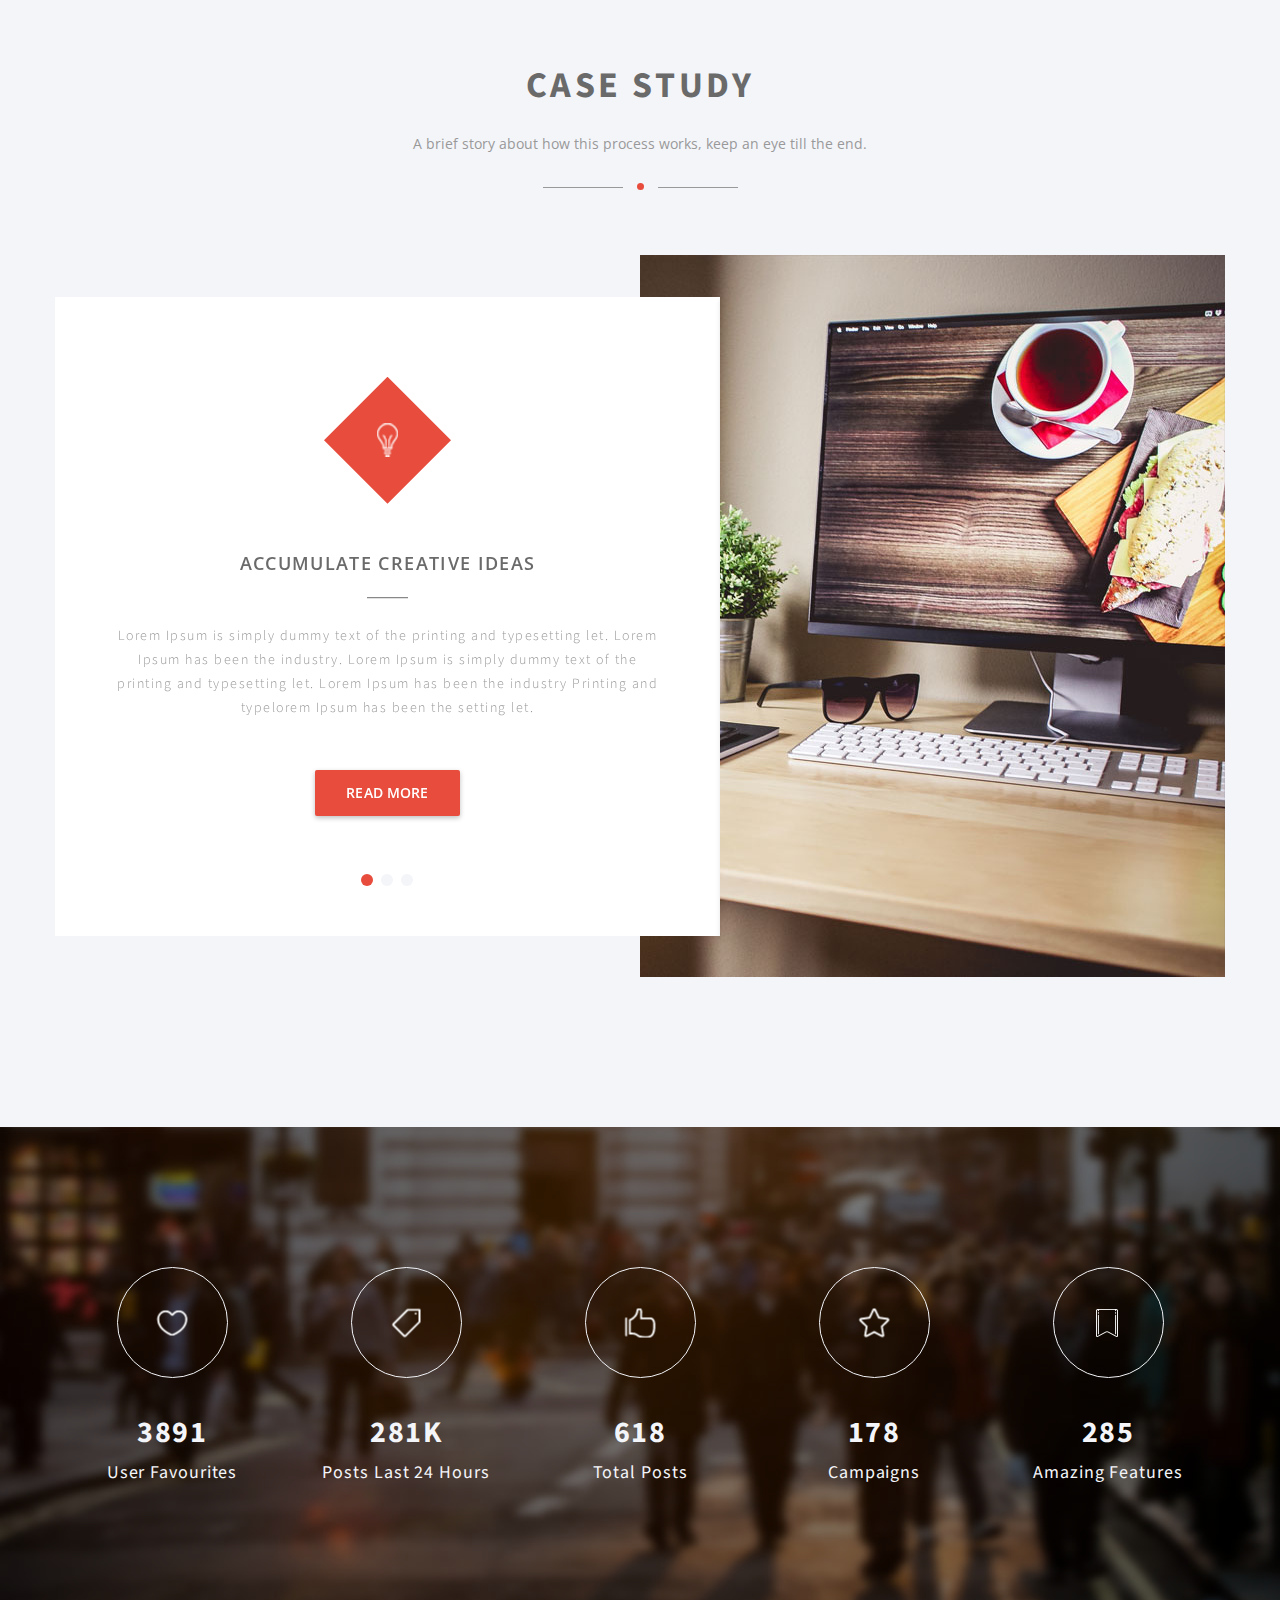
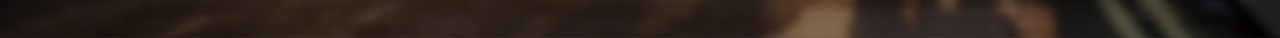
<file: studio/index.html>
<!doctype html>
<html lang="en">
<head>
    <meta charset="UTF-8">
    <meta name="viewport"
          content="width=device-width, user-scalable=no, initial-scale=1.0, maximum-scale=1.0, minimum-scale=1.0">
    <meta http-equiv="X-UA-Compatible" content="ie=edge">
    <title>Document</title>
    <link rel="stylesheet" href="css/reset.css" type="text/css">
    <link rel="stylesheet" href="css/style.css" type="text/css">
    <link href="https://fonts.googleapis.com/css?family=Open+Sans:400,600,700|Source+Sans+Pro:300,400,600,700" rel="stylesheet">
    <link rel="stylesheet" href="css/slick.css">
    <script src="https://ajax.googleapis.com/ajax/libs/jquery/3.3.1/jquery.min.js"></script>
    <script type="text/javascript" src="js/slick.min.js"></script>
    <script src="js/jquery.maskedinput.min.js"></script>
    <script src="js/custom.js"></script>
</head>
<body>
<div class="wrap">
    <section class="our-pros">
        <div class="container">
            <div class="proc-block">
                <div class="proc-elem">
                    <div class="pros-icon">
                        <img src="img/1.png" alt="">
                    </div>
                    <p class="pros-title">SLEEK DESIGN</p>
                    <p class="pros-text" >Lorem Ipsum is simply dummy text of the printing and typesetting let. Lorem Ipsum has been the industry.</p>
                </div>
                <div class="proc-elem">
                    <div class="pros-icon">
                        <img src="img/2.png" alt="">
                    </div>
                    <p class="pros-title">CLEAN CODE</p>
                    <p class="pros-text" >Lorem Ipsum is simply dummy text of the printing and typesetting let. Lorem Ipsum has been the industry.</p>
                </div>
                <div class="proc-elem">
                    <div class="pros-icon">
                        <img src="img/3.png" alt="">
                    </div>
                    <p class="pros-title">CREATIVE IDEAS</p>
                    <p class="pros-text" >Lorem Ipsum is simply dummy text of the printing and typesetting let. Lorem Ipsum has been the industry.</p>
                </div>
                <div class="proc-elem">
                    <div class="pros-icon">
                        <img src="img/4.png" alt="">
                    </div>
                    <p class="pros-title">FREE SUPPORT</p>
                    <p class="pros-text" >Lorem Ipsum is simply dummy text of the printing and typesetting let. Lorem Ipsum has been the industry.</p>
                </div>
            </div>
        </div>
    </section>
    <section class="recent-works">
        <p class="recent-title">RECENT WORKS</p>
        <p class="recent-text">It has survived not only five centuries, but also the leap scrambled it to make a type.</p>
        <div class="delimiter">
            <div></div>
        </div>
        <div class="recent-links">
            <a href="#">ALL</a>
            /
            <a href="#">PRINT DESIGN</a>
            /
            <a href="#">ANIMATION</a>
            /
            <a href="#">ART</a>
            /
            <a href="#">WEB DESIGN</a>
            /
            <a href="#">PHOTOGRAPHY</a>
            /
            <a href="#">VIDEO</a>
        </div>
        <div class="recent-block">
            <div class="recent-elem">
                <a href="#">
                    <img src="img/recent-el1.jpg" alt="">
                    <p>
                        <span>T-SHIRT DESIGN</span>
                        <span>art / t-shirt</span>
                    </p>
                </a>
            </div>
            <div class="recent-elem">
                <a href="#">
                    <img src="img/recent-el2.jpg" alt="">
                    <p>
                        <span>T-SHIRT DESIGN</span>
                        <span>art / t-shirt</span>
                    </p>
                </a>
            </div>
            <div class="recent-elem">
                <a href="#">
                    <img src="img/recent-el3.jpg" alt="">
                    <p>
                        <span>T-SHIRT DESIGN</span>
                        <span>art / t-shirt</span>
                    </p>
                </a>
            </div>
            <div class="recent-elem">
                <a href="#">
                    <img src="img/recent-el4.jpg" alt="">
                    <p>
                        <span>T-SHIRT DESIGN</span>
                        <span>art / t-shirt</span>
                    </p>
                </a>
            </div>
            <div class="recent-elem">
                <a href="#">
                    <img src="img/recent-el5.jpg" alt="">
                    <p>
                        <span>T-SHIRT DESIGN</span>
                        <span>art / t-shirt</span>
                    </p>
                </a>
            </div>
            <div class="recent-elem">
                <a href="#">
                    <img src="img/recent-el6.jpg" alt="">
                    <p>
                        <span>T-SHIRT DESIGN</span>
                        <span>art / t-shirt</span>
                    </p>
                </a>
            </div>
            <div class="recent-elem">
                <a href="#">
                    <img src="img/recent-el7.jpg" alt="">
                    <p>
                        <span>T-SHIRT DESIGN</span>
                        <span>art / t-shirt</span>
                    </p>
                </a>
            </div>
            <div class="recent-elem">
                <a href="#">
                    <img src="img/recent-el8.jpg" alt="">
                    <p>
                        <span>T-SHIRT DESIGN</span>
                        <span>art / t-shirt</span>
                    </p>
                </a>
            </div>
        </div>
    </section>
    <section class="case-study" >
        <div class="container">
            <p class="case-title">CASE STUDY</p>
            <p class="case-text">A brief story about how this process works, keep an eye till the end.</p>
            <div class="delimiter">
                <div></div>
            </div>
            <div class="case-block">
                <div class="case-carousel">
                    <div class="case-carousel-el">
                        <div class="case-carousel-icon">
                            <img src="img/5.png" alt="">
                        </div>
                        <p class="case-carousel-title">aCCUMULATE CREATIVE IDEAS</p>
                        <p class="case-carousel-text">Lorem Ipsum is simply dummy text of the printing and typesetting let. Lorem Ipsum has been the industry. Lorem Ipsum is simply dummy text of the printing and typesetting let. Lorem Ipsum has been the industry Printing and typelorem Ipsum has been the setting let.</p>
                        <a class="case-but js-button-campaign" href="#">read more</a>
                    </div>
                    <div class="case-carousel-el">
                        <div class="case-carousel-icon">
                            <img src="img/5.png" alt="">
                        </div>
                        <p class="case-carousel-title">aCCUMULATE CREATIVE IDEAS</p>
                        <p class="case-carousel-text">Lorem Ipsum is simply dummy text of the printing and typesetting let. Lorem Ipsum has been the industry. Lorem Ipsum is simply dummy text of the printing and typesetting let. Lorem Ipsum has been the industry Printing and typelorem Ipsum has been the setting let.</p>
                        <a class="case-but js-button-campaign" href="#">read more</a>
                    </div>
                    <div class="case-carousel-el">
                        <div class="case-carousel-icon">
                            <img src="img/5.png" alt="">
                        </div>
                        <p class="case-carousel-title">aCCUMULATE CREATIVE IDEAS</p>
                        <p class="case-carousel-text">Lorem Ipsum is simply dummy text of the printing and typesetting let. Lorem Ipsum has been the industry. Lorem Ipsum is simply dummy text of the printing and typesetting let. Lorem Ipsum has been the industry Printing and typelorem Ipsum has been the setting let.</p>
                        <a class="case-but js-button-campaign" href="#">read more</a>
                    </div>
                </div>
                <div class="case-right">
                    <img src="img/put-img.jpg" alt="">
                </div>
            </div>
        </div>
    </section>
    <section class="stats">
        <div class="container">
            <div class="stats-block">
                <div class="stats-elem">
                    <div class="stats-circle">
                        <img src="img/6.png" alt="">
                    </div>
                    <p class="stats-count">3891</p>
                    <p class="stats-text">User Favourites</p>
                </div>
                <div class="stats-elem">
                    <div class="stats-circle">
                        <img src="img/8.png" alt="">
                    </div>
                    <p class="stats-count">281K</p>
                    <p class="stats-text">Posts Last 24 Hours</p>
                </div>
                <div class="stats-elem">
                    <div class="stats-circle">
                        <img src="img/7.png" alt="">
                    </div>
                    <p class="stats-count">618</p>
                    <p class="stats-text">Total Posts</p>
                </div>
                <div class="stats-elem">
                    <div class="stats-circle">
                        <img src="img/9.png" alt="">
                    </div>
                    <p class="stats-count">178</p>
                    <p class="stats-text">Campaigns</p>
                </div>
                <div class="stats-elem">
                    <div class="stats-circle">
                        <img src="img/10.png" alt="">
                    </div>
                    <p class="stats-count">285</p>
                    <p class="stats-text">Amazing Features</p>
                </div>
            </div>
        </div>
    </section>
    <div class="overlay js-overlay-campaign">
        <div class="modal-window js-popup-campaign">
            <form action="#">
                <label for="phone">Телефон:<span>*</span></label>
                <p class="tel"><input type="tel" id="phone"></p>
                <p class="file"><input type="file"></p>
                <label for="email">E-mail:</label>
                <p class="email"><input type="email" id="email"></p>
                <input type="submit" class="sub">
            </form>
        </div>
    </div>
</div>
</body>
</html>
</file>
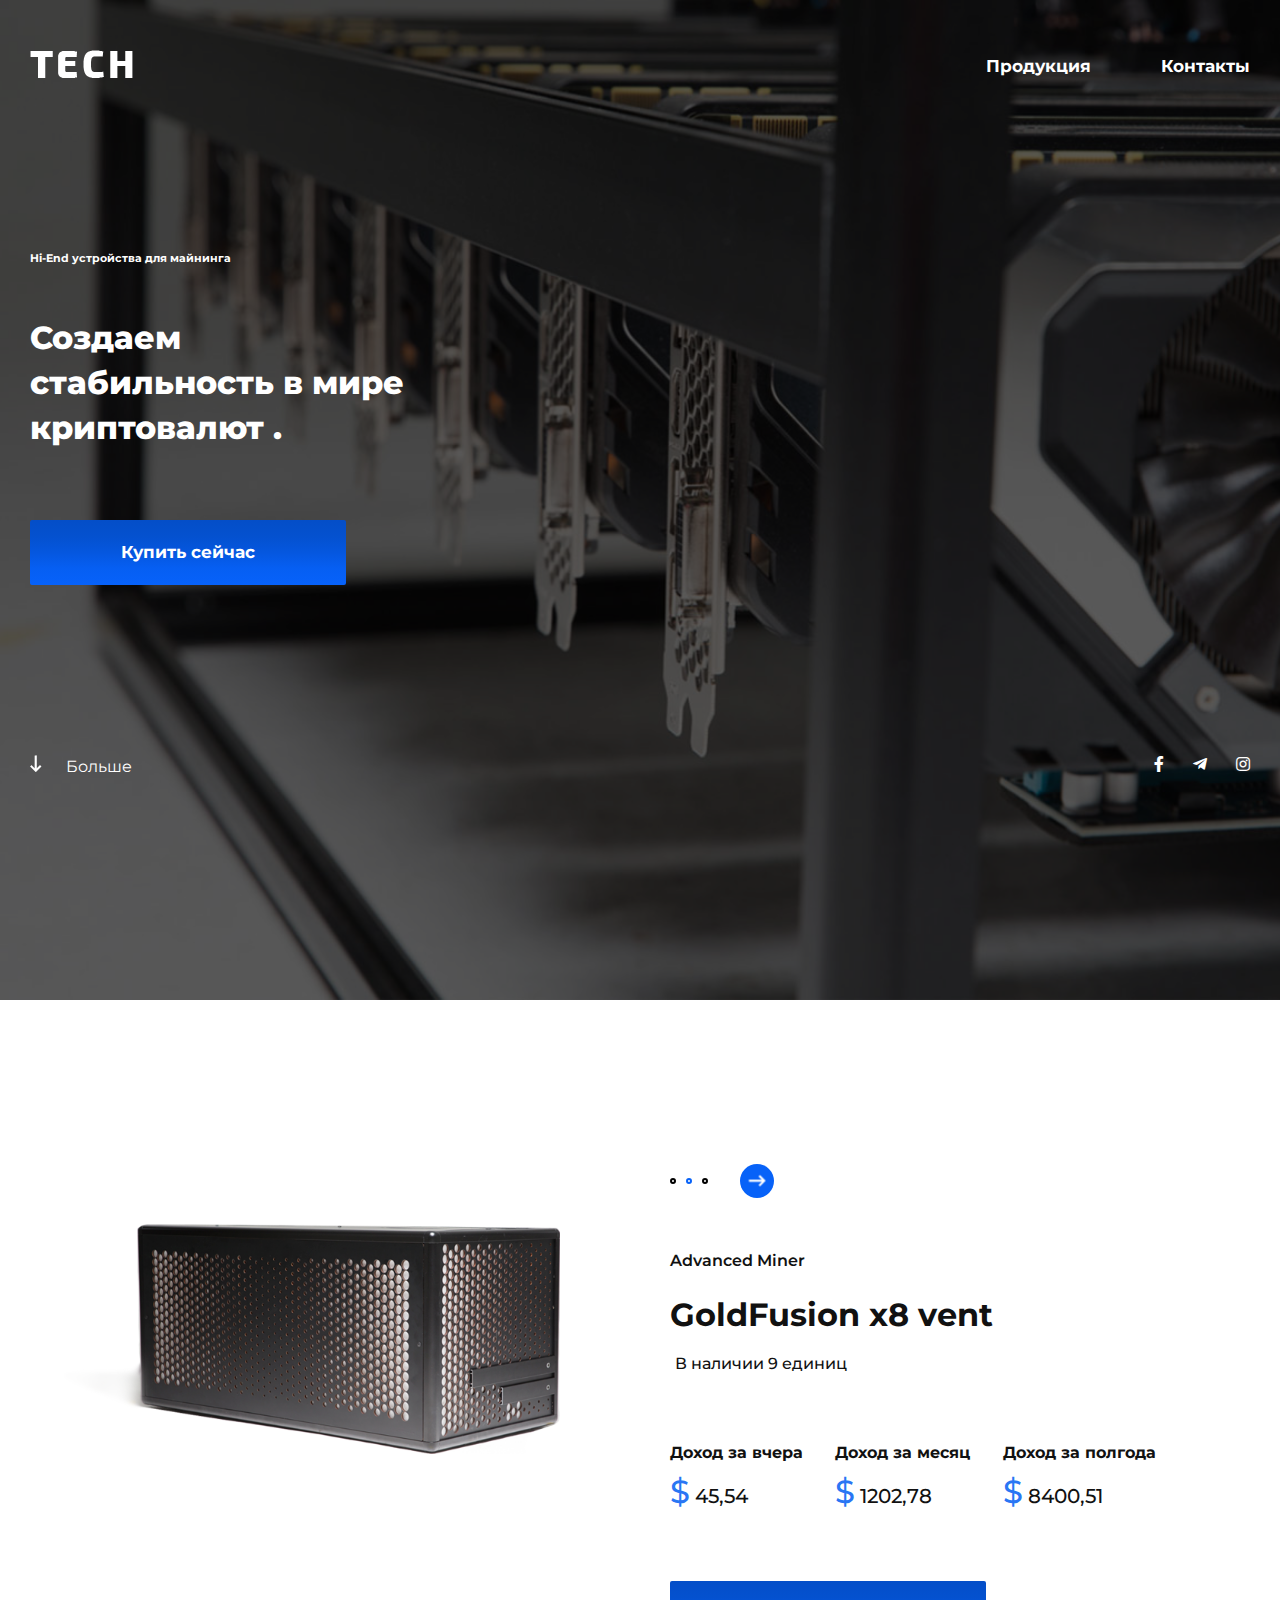
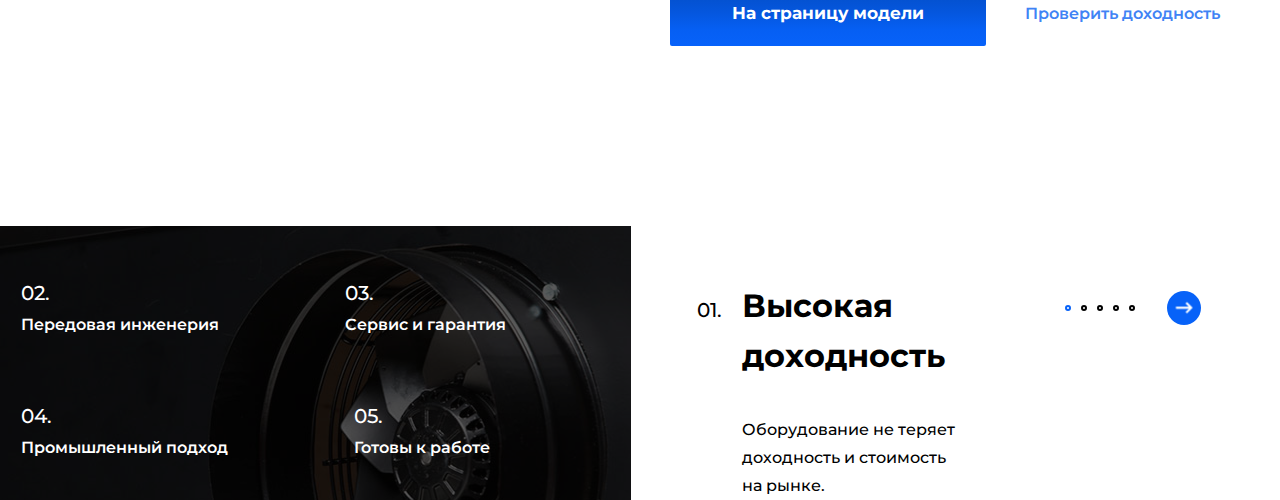
<file: tech/index.html>
<!DOCTYPE html>
<html lang="en">
<head>
	<meta charset="UTF-8">
	<meta name="viewport"
          content="width=device-width, user-scalable=no, initial-scale=1.0, maximum-scale=1.0, minimum-scale=1.0">
    <meta http-equiv="X-UA-Compatible" content="ie=edge">
	<title>TECH</title>
	<link rel="stylesheet" href="style.css">
	<link href="https://fonts.googleapis.com/css?family=Montserrat:500,600,700,800" rel="stylesheet">
	<link href="https://use.fontawesome.com/releases/v5.0.6/css/all.css" rel="stylesheet">
</head>
<body>
	<div class="wrapper">
		<header style="background-image: url(img/header-bg.jpg);">
			<div class="container">
				<div class="nav">
					<a class="nav__brand" href="#"><img src="img/logo.png" alt=""></a>
					<ul class="nav__menu">
						<li class="nav__item"><a class="nav__link" href="#">Продукция</a></li>
						<li class="nav__item"><a class="nav__link" href="#">Контакты</a></li>
					</ul>
				</div>
				<div class="header-content">
					<h6 class="header-content__descr">Hi-End устройства для майнинга</h6>
					<h1 class="header-content__title">Создаем</br> стабильность в мире</br> криптовалют .</h1>
					<a class="header-content__button" href="#">Купить сейчас</a>
				</div>
				<div class="header-bottom">
					<div class="arrow">
						<img class="arrow__img" src="img/arrow.png" alt="">
						<span class="arrow__name">Больше</span>
					</div>
					<ul class="socials">
						<li class="socials__elem"><a class="socials__link" href="#"><i class="fab fa-facebook-f"></i></a></li>
						<li class="socials__elem"><a class="socials__link" href="#"><i class="fab fa-telegram-plane"></i></a></li>
						<li class="socials__elem"><a class="socials__link" href="#"><i class="fab fa-instagram"></i></a></li>
					</ul>
				</div>
			</div>
		</header>
		<section class="section2">
			<div class="container container-flex">
				<div class="photo">
					<img class="photo__img img-responsive" src="img/photo.png" alt="photo">
				</div>
				<div class="info">
					<div class="slider">
						<div class="slider__circle"></div>
						<div class="slider__circle slider__circle_blue"></div>
						<div class="slider__circle"></div>
						<div class="slider__next"><img src="img/arrow.png" alt="next"></div>	
					</div>
					<h4 class="info__subtitle">Advanced Miner</h4>
					<h2 class="info__title">GoldFusion x8 vent</h2>
					<h4 class="info__quant">В наличии 9 единиц</h4>
					<div class="incomes">
						<div class="incomes-item">
							<h4 class="incomes-item__title">Доход за вчера</h4>
							<p class="incomes-item__text"><span class="incomes-item__accent">$</span> 45,54</p>
						</div>
						<div class="incomes-item">
							<h4 class="incomes-item__title">Доход за месяц</h4>
							<p class="incomes-item__text"><span class="incomes-item__accent">$</span> 1202,78</p>
						</div>
						<div class="incomes-item">
							<h4 class="incomes-item__title">Доход за полгода</h4>
							<p class="incomes-item__text"><span class="incomes-item__accent">$</span> 8400,51</p>
						</div>
						<div class="incomes-item"></div>
						<div class="incomes-item"></div>
					</div>
					<a class="info__button" href="#">На страницу модели</a>
					<a class="info__button-income" href="#" >Проверить доходность</a>
				</div>
			</div>	
		</section>
		<section class="section3">
			<div class="other" style="background-image: url(img/2_02.jpg);">
				<div class="container-other">
					<div class="other-elem">
						<span class="other-elem__number">02.</span>
						<p class="other-elem__text">Передовая инженерия</p>
					</div>
					<div class="other-elem">
						<span class="other-elem__number">03.</span>
						<p class="other-elem__text">Сервис и гарантия</p>
					</div>
					<div class="other-elem">
						<span class="other-elem__number">04.</span>
						<p class="other-elem__text">Промышленный подход</p>
					</div>
					<div class="other-elem">
						<span class="other-elem__number">05.</span>
						<p class="other-elem__text">Готовы к работе</p>
					</div>
				</div>
			</div>
			<div class="main">
				<div class="main-info">
					<span class="main-info__number">01.</span>
				<div>
					<h1 class="main-info__title">Высокая</br> доходность</h1>
					<p class="main-info__text">Оборудование не теряет</br> доходность и стоимость</br> на рынке.</p>
				</div>
				<div class="slider slider2">
					<div class="slider__circle slider__circle_blue"></div>
					<div class="slider__circle"></div>
					<div class="slider__circle"></div>
					<div class="slider__circle"></div>
					<div class="slider__circle"></div>
					<div class="slider__next"><img src="img/arrow.png" alt="next"></div>	
				</div>	
			</div>	
		</section>
	</div>
</body>
</html>
</file>
<file: interior/css/main.css>
*{
	margin: 0;
	padding: 0;
	box-sizing: border-box;
}

html{
	font-size: 14px;
}

body{
	background-color: #ffffff;
	font-family: 'Montserrat', sans-serif;
	color: #6c6c6c;
}

a{
	outline: none;
}

.hero{
	background-color: #f5f5f5;
	padding-top: 63px;
	padding-bottom: 43px;
}

.top-nav{
	position: relative;
}

.top-nav_btn{
	font-size: 24px;
	color: #212121;
	position: absolute;
	right: 15px;
	top: -27px;
	cursor: pointer;
	display: none;
}

.top-nav_menu{
	list-style-type: none;
	display: flex;
	justify-content: space-between;
	margin-right: 70px;
}

.top-nav_menu li a{
	text-decoration: none;
	text-transform: uppercase;
	outline: none;
	color: #8c8c8c;
	font-size: 13px;
	font-weight: 500;
	letter-spacing: 1.4px;
	padding-left: 15px;
	padding-right: 15px;
}

.top-nav_menu li a::after{
	content: "";
	display: block;
	width: 100%;
	height: 2px;
	background-color: #212121;
	-webkit-transform: translateY(7px) scale(0);
	        transform: translateY(7px) scale(0);
}

.top-nav_menu li a:hover{
	text-decoration: none;
	color: #212121;
	font-weight: 500;
}

.top-nav_menu li a:hover::after{
	-webkit-transform: translateY(7px) scale(1);
	        transform: translateY(7px) scale(1);
}

.top-nav_menu img{
	margin-left: 10px;
	cursor: pointer;
}

.top-nav h1{
	margin-top: 150px;
	color: #212121;
	font-weight: 100;
	font-size: 54px;
}

/*-----------------PRODUCTS---------------*/
.products{
	padding-top: 70px;
	padding-bottom: 120px;
}

.tab-controll{
	list-style-type: none;
	display: flex;
	padding-bottom: 14px;
}

.tab-controll::after{
	content: "";
	display: block;
	height: 1px;
	width: 300px;
	background-color: #6c6c6c;
	bottom: 0;
	left: 15px;
	position: absolute;
}

.tab-controll li a{
	text-decoration: none;
	text-transform: uppercase;
	color: #6c6c6c;
	font-weight: 700;
	padding: 0 15px;
	padding-bottom: 11px;
	height: 100%;
}



.tab-controll li a:hover{
	color: #212121;
	border-bottom: 3px solid #212121;
}

.products-content{
	margin-top: 50px;
}

.products-elem{
	margin-bottom: 27px;
}

.products-elem img{
	max-width: 100%;
	height: auto;
}

.load{
	width: 70px;
	height: 70px;
	border-radius: 50%;
	margin: 0 auto;
	text-align: center;
	line-height: 88px;
	margin-top: 23px;
}

.load img{
	display: inline-block;
}

/*------------------PROMO-PRODUCT--------------*/

.promo-product{
	width: 100%;
	display: flex;
}

.promo-product-block1, .promo-product-block2{
	padding-left: 50px;
	padding-top: 228px;
	height: 683px;
	width: 50%;
	background-size: cover;
	background-repeat: no-repeat;
	background-position: center;
}

.promo-block-cont{
	max-width: 390px;
}

.promo-block-cont h3{
	font-size: 18px;
	font-weight: 700;
	color: #1e88e5;
	text-transform: uppercase;
}

.promo-block-cont h1{
	color: #212121;
	font-size: 36px;
	font-weight: 700;
}

.promo-block-cont p{
	font-weight: 300;
	line-height: 24px;
}

.order-button{
	display: block;
	margin-top: 30px;
	width: 215px;
	height: 49px;
	line-height: 49px;
	background-color: #ffffff;
	border-radius: 23px;
	padding: 0px 30px;
	text-decoration: none;
	text-transform: uppercase;
	font-size: 18px;
	letter-spacing: 3.6px;
	color: #212121;
	font-weight: 700;
	box-shadow: 0px 2px 5px 1px rgba(33,33,33,0.35);
}

.order-button img{
	position: relative;
	left: 10px;
}

/*--------------FOOTER---------------*/
footer{
	padding-top: 120px;
	padding-bottom: 30px;
	background-color: #f7f7f7;
}

footer p{
	font-size: 12px;
	font-weight: 700;
	letter-spacing: 0.6px;
	color: #6c6c6c;
	text-transform: uppercase;
}

.fpart1 h2, .fpart2 h2, .fpart3 h2{
	font-size: 18px;
	font-weight: 700;
	color: #6c6c6c;
	letter-spacing: 1.8px;
	text-transform: uppercase;
	margin-bottom: 20px;
}

.fpart1 span{
	display: block;
	font-size: 14px;
	font-weight: 300;
	color: #212121;
	line-height: 24px;
}

.fpart1 span:nth-child(3){
	margin-top: 30px;
}

.fpart1 a{
	text-decoration: none;
	font-weight: 300;
	color: #212121;
}

.fpart2-links{
	display: flex;
	justify-content: space-between;
}

.fpart2-links ul{
	list-style-type: none;
}

.fpart2-links ul li a{
	text-decoration: none;
	text-transform: uppercase;
	font-weight: 700;
	line-height: 26px;
	color: #212121;
	letter-spacing: 0.7px;
}

.fpart3 span{
	font-weight: 300;
	color: #212121;
	line-height: 22px;
	text-align: justify;
}

.form-line{
	display: flex;
	margin-top: 25px;
	justify-content: space-between;
	height: 48px;
	outline: 1px solid #d9dee1;
}

.form-email input[type="email"]{
	height: 48px;
	width: 100%;
	outline: none;
	border: none;
	font-size: 14px;
	font-weight: 300;
	color: #6c6c6c;
	padding-left: 18px;
}

.form-email input[type="submit"]{
	width: 50px;
	height: 48px;
	border: none;
	background-color: #fff;
	outline: none;
	background-position: center;
	background-repeat: no-repeat;
	cursor: pointer;
}

.fcon{
	margin-top: 60px;
}

.socials-links{
	list-style-type: none;
	display: flex;
}

.socials-links li{
	margin-right: 6px;
}

.socials-links li:last-child{
	margin-right: 0;
}

.socials-links a{
	display: block;
	width: 28px;
	height: 28px;
	line-height: 28px;
	text-align: center;
	border-radius: 50%;
	background-color: #6c6c6c;
}

.socials-links i{
	color: #f7f7f7;
}

/*----------------MEDIA---------------------*/
@media(max-width: 992px){
	.socials-links{
		margin-top: 10px;
		margin-bottom: 10px;
	}
	.top-nav_menu{
		margin-right: 0;
	}
}

@media(max-width: 960px){
	.promo-product{
		display: block;
	}

	.promo-product-block1, .promo-product-block2{
		width: 480px;
		margin: 0 auto;
		padding-top: 114px;
		height: 442px;
		margin-bottom: 20px;
	}
}

@media(max-width: 768px){
	.top-nav h1{
		margin-top: 75px;
		font-size: 48px;
	}

	.fpart1 a{
		line-height: 24px;
	}
}

@media (max-width: 650px){
	.top-nav_menu img{
		display: none;
	}	
}

@media (max-width: 576px){
	.top-nav_btn{
		display: block;
	}

	.top-nav_menu{
		flex-direction: column;
		display: none;
		/*overflow: hidden;
		max-height: 0;
		transition: all .4s linear;*/
	}

	.top-nav_menu.show{
		display: flex;
		/*max-height: 190px;*/
	}


	/*.nav-active{
		display: flex;
	}*/

	.top-nav_menu li{
		margin-bottom: 5px;
	}

	.top-nav_menu li a::after{
		display: none;
	}

	.top-nav_menu img{
		display: none;
	}

	.tab-controll::after{
		content: none;
	}

	.products-elem{
		text-align: center;
	}
}

@media(max-width: 554px){
	.hero{
		padding-top: 32px;
		padding-bottom: 24px;
	}

	.top-nav h1{
		font-size: 36px;
	}

	.products-content{
		margin-top: 25px;
	}

	.tab-controll{
		flex-direction: column;
		align-items: center;
	}
	
	.tab-controll li{
		margin-top: 5px;
	}

	.tab-controll li a{
		padding: 0 7px;
	}

	.products{
		padding-bottom: 60px;
		padding-top: 35px;
	}

	footer{
		padding-top: 60px;
	}
}

@media(max-width: 496px){
	.promo-product-block1, .promo-product-block2{
		width: 100%;
		margin: 0 auto;
		padding-top: 60px;
		padding-left: 20px;
		height: 380px;
		margin-bottom: 20px;
	}
}

@media(max-width: 405px){
	.fcon p{
		text-align: center;
	}

	.top-nav h1{
		font-size: 32px;
	}
}
</file>
<file: siart/css/styles.css>
@import url("fonts.css");

*{
	margin: 0;
	padding: 0;
	box-sizing: border-box;
}

a{
	outline: none;
}

body{
	background-color: #ffffff;
	font-family: 'Roboto', sans-serif;
}

.wrapper{
	background-color: #ffea00;
	max-width: 1920px;
	overflow: hidden;
}

.container1{
	max-width: 1400px;
	margin: 0 auto;
}

.container{
	max-width: 1170px;
	margin: 0 auto;
	padding: 0 15px;
}

.error{
  color: #ed1c24;
}

header{
	padding-top: 50px;
	text-align: center;
	padding-bottom: 144px;
	background-image: url('../img/header-bg.png');
	background-repeat: no-repeat;
	background-position: 100%;
	background-size: 100% 100%;
}

.header-top{
	position: relative;
	display: flex;
	justify-content: center;
}

.header-contacts{
	margin-top: 40px;
	display: flex;
	flex-direction: column;
	position: absolute;
	right: 0;
}

.header-contacts span{
	font-size: 24px;
}

.header-contacts a{
	font-size: 18px;
	text-decoration: none;
	color: #9f9f9f;
	font-weight: 300;
}

.header-info{
	margin-top: 75px;
}

.header-info h1{
	font-family: 'GothamPro-Bold', sans-serif;
	font-size: 58px;
}

.header-info h1:nth-child(2){
	font-family: 'GothamPro-Light', sans-serif;
}

.header-info p{
	margin-top: 44px;
	display: inline-block;
	width: 744px;
	font-size: 18px;
	font-weight: 300;
}

.header-butt a{
	display: block;
	margin-top: 70px;
	font-size: 24px;
	text-decoration: none;
	text-transform: uppercase;
	color: #9f9f9f;
	font-family: 'GothamPro-Bold', sans-serif;
}
/******************************************/
.seo-reasons{
	margin-top: 70px;
	text-align: center;
	padding-bottom: 92px;
	position: relative;
}

.seo-arrow1{
	position: absolute;
	right: 0px;
	top: 10px;
}


.seo-arr2{
	position: absolute;
	top: 30px;
	left: 110px;
	display: block;
}

.section-title{
	font-size: 48px;
	font-family: 'GothamPro-Bold', sans-serif;
	position: relative;
}

.seo-reasons h2{
	background-color: pink;
	display: inline-block;
	background-color: #ffea00;
}


.seo-reasons_mblock{
	margin-top: 42px;
	display: inline-flex;
	justify-content: space-between;
	width: 100%;
	background-color: #ffea00;
}

.seo-reasons_block{
	max-width: 360px;
}

.seo-reasons_block span{
	font-size: 60px;
	font-weight: 600;
}

.reason-img{
	margin-top: 30px;
	margin-bottom: 25px;
	background-color: #fff;
	display: flex;
	justify-content: center;
	align-items: center;
	width: 360px;
	height: 360px;
	border-radius: 50%;
	box-shadow: 0 0 4px 1px #e0e0e0;
}

.reason-img::after{
	content: "";
	display: block;
	width: 300px;
	height: 300px;
	border-radius: 50%;
	border: 1.5px dashed #dadada;
	position: absolute;
}

.seo-reasons_block p{
	font-size: 20px;
}
/********************************************/

.find-out-now{
	width: 100%;
	background-color: #fff;
	box-shadow: 0 0 4px 1px #e0e0e0;
}

.find-main{
	border-top: 1px solid #e0ce00;
	border-bottom: 1px solid #e0ce00; 
	text-align: center;
	padding-top: 110px;
	padding-bottom: 70px;
	background-image: url('../img/find-bg.png');
	background-repeat: no-repeat;
	background-position: 100%;
	background-size: 100% 100%;
}


.find-line{
	height: 3px;
	width: 612px;
	background-color: #9f9f9f;
	display: inline-block;
	margin-top: 25px;
}

.find-main h4{
	font-size: 20px;
	font-family: 'GothamPro-Light', sans-serif;
	text-transform: uppercase;
	margin-top: 30px;
	margin-bottom: 40px;
	display: inline-block;
}

.find-main a{
	display: block;
	max-width: 360px;
	text-transform: uppercase;
	font-size: 24px;
	text-decoration: none;
	border: 4px solid #9f9f9f;
	padding: 20px 0;
	border-radius: 30px;
	margin: 0 auto;
	color: #9f9f9f;
	font-family: 'GothamPro-Bold', sans-serif;
	height: 70px;
	box-sizing: border-box;
}
/***********************************************/

.who-uses{
	padding-top: 75px;
}

.who-uses h3{
	font-size: 32px;
	font-family: 'GothamPro-Bold', sans-serif;
	text-align: center;
}

.who-uses-block{
	display: flex;
	justify-content: space-between;
	margin-top: 50px;
}

.who-uses-elem{
	width: 18.75%;
	padding: 20px 0;
	border-radius: 5px;
	background-color: #fff;
	box-shadow: 0 0 3px 1px #e0e0e0;
	display: flex;
	flex-direction: column; 
	justify-content: center;
	align-items: center;
}

.who-uses-elem img{
	margin-bottom: 20px;
	display: block;
	max-width: 100%;
	height: auto;
}

.who-uses-elem:nth-child(2) img{
	margin-top: -15px;
}

.who-uses-elem:nth-child(2) h6{
	margin-top: -10px;
}

.who-uses-elem:nth-child(3) img{
	margin-top: -10px;
}

.who-uses-elem:nth-child(3) h6{
	margin-top: -7px;
}


.who-uses-elem:nth-child(4) h6{
}

.who-uses-elem h6{
	font-size: 20px;
	font-weight: 500;
	text-align: center;

}
/************************************/
.professionals{
	padding-top: 270px;
	padding-bottom: 114px;
	background-image: url(../img/prof-bg2.png);
	background-repeat: no-repeat;
	background-position: center;
	background-size: cover;
	z-index: -1;
	margin-top: -240px;
}

.professionals-block{
	display: flex;
	flex-direction: column;
	justify-content: center;
	align-items: center;
}


.prof-link{
	font-size: 16px;
	color: #9f9f9f;
	font-family: 'GothamPro-Bold', sans-serif;
}

.professionals-block h2{
	color: #ffea00;
	font-size: 30px;
	text-align: center;
	display: inline-block;
	margin-top: 86px;
	background-image: url(../img/prof-title-bg.png);
	background-repeat: no-repeat;
	background-position: center;
	width: 670px;
	font-family: 'GothamPro-Bold', sans-serif;
	margin-bottom: 20px;
}

.professionals-block h3{
	font-size: 20px;
	color: #9f9f9f;
	font-weight: 400;
}

.red-arrow{
	width: 80px;
	position: relative;
	top: 100px;
	box-sizing: border-box;
	background-color: #fff;
}

.red-arr-part1{
	background-color: #ed1c24;
	height: 64px;
	width: 3px;
	margin: 0 auto;
}

.red-arr-part2{
	width: 30px;
	height: 30px;
	box-sizing: border-box;
	border: 3px solid #ed1c24;
	position: absolute;
	bottom: 4px;
	left: 25px;
	transform: rotate(-45deg);
	border-right: transparent;
	border-top: transparent;
}

.professionals-central{
	margin-top: 70px;
	width: 802px;
	border: 4px solid #ed1c24;
	display: flex;
	justify-content: space-around;
	padding: 86px 0 61px 0;
	margin-bottom: 60px;
}


.professionals-central ul{
	list-style-type: none;
}

.professionals-central ul:nth-child(1){
	margin-left: 60px;
}

.professionals-central ul li{
	margin-bottom: 25px;
	position: relative;
}

.professionals-central ul li::before{
	content: "";
	display: block;
	width: 20px;
	height: 20px;
	background-image: url('../img/cr.png');
	position: absolute;
	top: 2px;
	left: -40px;
}


.professionals-block h4{
	font-size: 42px;
	font-family: 'GothamPro-Bold', sans-serif;
	text-align: center;
}

.arrow{
	position: relative;
}

.arr-part1{
	width: 3px;
	height: 64px;
	background-color: #000;
	display: block;
	margin: 20px 0 0 0;
}

.arr-part2{
	width: 30px;
	height: 30px;
	border: 3px solid #000;
	transform: rotate(-45deg);
	position: absolute;
	bottom: 3px;
	left: -14px;
	border-top: transparent;
	border-right: transparent;
}

.professionals-block span{
	margin-top: 40px;
	font-size: 18px;
	text-transform: uppercase;
	font-family: 'GothamPro-Bold', sans-serif;
}

/**********************************************/
.our-offers{
	padding-top: 50px;
	padding-bottom: 108px;
	position: relative;
	text-align: center;
}

.our-offers  h2{
	font-size: 42px;
	font-family: 'GothamPro-Bold', sans-serif;
	text-align: center;
	background-color: #ffea00;
	position: relative;
	display: inline-block;
	padding-bottom: 5px ;
}


.our-offers  p{
	font-size: 40px;
	font-family: 'GothamPro-Light', sans-serif;
	background-color: #ffea00;;
	margin-top: -1px;
	position: relative;
	text-align: justify;
}

.our-offers span{
	font-family: 'GothamPro-Bold', sans-serif;
}

.our-offers-block{
	display: flex;
	justify-content: space-between;
	padding-top: 75px;
	padding-bottom: 50px;
	position: relative;
	background-color: #ffea00;
}

.our-arr1{
	position: absolute;
	left: 0px;
	top: 60px;
	display: block;
}

.our-arr2{
	position: absolute;
	right: -265px;
	top: -20px;
}

.our-arr3{
	position: absolute;
	top: 310px;
	left: 125px;
	display: block;
}

.our-offers-elem{
	box-shadow: 0 0 4px 1px #e0e0e0;
	width: 262px;
	height: 262px;
	border-radius: 50%;
	background-color: #fff;
	display: flex;
	align-items: center;
	justify-content: center;
	position: relative;
}

.our-offers-elem div{
	width: 192px;
	height: 192px;
	border-radius: 50%;
	display: flex;
	align-items: center;
	padding: 10px;
	border: 1.5px dashed #dadada;
}

.our-offers-elem img{
	position: absolute;
	left: -53px;
}

.our-offers-elem h5{
	font-size: 20px;
	text-align: center;
}

.our-offers-elem h6{
	font-size: 12px;
	text-align: center;
	margin-top: 25px;
}

.our-offers-elem:nth-child(1) div{
	flex-direction: column;
	align-items: center;
	justify-content: center;
}
/***************************************/
.price{
	padding-top: 80px;
	background-color: #f5f3e7;
}

.price h2{
	font-family: 'GothamPro-Bold', sans-serif;
	font-size: 42px;
	text-align: center;
}

.price span{
	font-size: 30px;
	font-family: 'GothamPro-Light', sans-serif;
}

.price-block{
	margin-top: 60px;
	display: flex;
	justify-content: space-between;
}

.price-elem{
	width: 360px;
	box-shadow: 0 0 4px 1px #e0e0e0;
	background-color: #fff;
	padding-bottom: 50px;
}

.price-elem-head{
	display: flex;
	width: 100%;
	height: 126px;
	box-sizing: border-box;
	background-color: #ffea00;
	justify-content: center;
	align-items: center;
}

.price-elem-head h3{
	font-size: 80px;
	font-family: 'TTWallsRoughBold', sans-serif;
}

.price-elem-unhead{
	background-color: #f5f3e7;
	display: flex;
	justify-content: center;
	align-items: center;
	height: 85px;
	box-sizing: border-box;
}

.price-elem-unhead span:nth-child(1){
	font-size: 18px;
	font-family: 'Roboto', sans-serif;
	margin-right: 13px;
}

.price-elem-unhead span:nth-child(2){
	font-size: 42px;
	font-family: 'Roboto', sans-serif;
	font-weight: 500;
}

.price-elem-unhead span:nth-child(3){
	font-size: 18px;
	text-transform: uppercase;
	font-family: 'Roboto', sans-serif;
	margin-left: 13px;
}

.price-elem-main{
	background-color: #fff;
	padding-left: 40px;
	padding-top: 34px;
}

.price-elem-main span{
	font-weight: 600;
	color: #9f9f9f;
	font-size: 20px;
	margin-bottom: 34px;
	display: block;
	font-family: 'Roboto', sans-serif;
}

.price-elem-main ul{
	padding-left: 10px;
	padding-right: 25px;
	margin-bottom: 64px;
}

.price-elem-main ul li{
	font-size: 16px;
	margin-bottom: 20px;
	padding-left: 10px;
	font-family: 'Roboto', sans-serif;
}

.price-elem-main ul li:last-child{
	margin-bottom: 0;
}

.price-elem-main span:nth-child(3){
	margin-bottom: 0;
	position: relative;
	font-family: 'Roboto', sans-serif;
}

.price-elem-main span:nth-child(3)::before{
	content: "";
	display: block;
	height: 3px;
	width: 262px;
	background-color: #9f9f9f;
	position: absolute;
	top: 12px;
	right: 0;
}

.price-elem-main span:nth-child(3)::after{
	content: "";
	display: block;
	height: 3px;
	width: 10px;
	background-color: #9f9f9f;
	position: absolute;
	bottom: -28px;
	left: -10px;
	transform: rotate(45deg); 
}

.price-elem-main span:nth-child(4){
	display: inline-block;
	font-size: 18px;
	color: black;
	margin-top: 20px;
	margin-bottom: 84px;
	position: relative;
	margin-left: 18px;
	font-family: 'Roboto', sans-serif;
}

.price-elem-main span:nth-child(4)::before{
	content: "";
	display: block;
	height: 3px;
	width: 40px;
	background-color: #9f9f9f;
	position: absolute;
	top: 9px;
	left: -58px;
}

.price-elem-main span:nth-child(4)::after{
	content: "";
	display: block;
	height: 3px;
	width: 10px;
	background-color: #9f9f9f;
	position: absolute;
	left: -28px;
	top: 13px;
	transform: rotate(-45deg); 
}

.price-elem a{
	display: block;
	height: 70px;
	width: 300px;
	background-color: #ffea00;
	font-size: 24px;
	font-family: 'GothamPro-Bold', sans-serif;
	text-decoration: none;
	color: #000;
	text-transform: uppercase;
	text-align: center;
	box-sizing: border-box;
	padding-top: 25px;
	border-radius: 35px;
	margin: 0 auto;
}

.price-elem:nth-child(2) .price-elem-main ul{
	margin-bottom: 80px;
}

.price-elem:nth-child(2) .price-elem-main span:nth-child(4){
	margin-bottom: 15px;
}

.price-elem:nth-child(2) .price-elem-main span:nth-child(5){
	font-size: 18px;
	color: black;
	margin-left: 18px;
	margin-bottom: 50px;
	font-family: 'Roboto', sans-serif;
}

.price-elem:nth-child(3) .price-elem-main span:nth-child(4){
	margin-bottom: 15px;
}

.price-elem:nth-child(3) .price-elem-main span:nth-child(5){
	font-size: 18px;
	color: black;
	margin-left: 18px;
	margin-bottom: 50px;
	font-family: 'Roboto', sans-serif;
}


.price-elem:nth-child(3) .price-elem-main ul{
	margin-bottom: 20px;
}

/****************************************************/


.question{
	background-color: #f5f3e7;
	padding-bottom: 210px;
	z-index: -2;
	margin-top: -85px;
}

.question-block{
	background-color: #faf9f3;
	height: 1400px;
	border-radius: 50%;
	display: flex;
	align-items: center;
	justify-content: center;
	width: 100%;
}

.question-block-in{
	background-color: #ffffff;
	border-radius: 50%;
	height: 1170px;
	width: 1140px;
	padding-top: 100px;
	text-align: center;
}

.question-block-in img{
	margin-bottom: 70px;
}

.question-block-in h2{
	font-size: 42px;
	font-family: 'GothamPro-Bold', sans-serif;
	margin-bottom: 30px;
}

.question-block-in h4{
	font-size: 24px;
	font-family: 'Roboto', sans-serif;
	font-weight: 300;
	color: #9f9f9f;
	margin-bottom: 100px;
}

.question-form{
	margin-top: 100px;
	max-width: 584px;
	margin: 0 auto;
}

.question-form input{
	width: 100%;
	padding: 20px 0;
	border: none;
	border-bottom: 1px solid #9f9f9f;
	text-align: center;
	outline: none;
	font-size: 18px;
	color: #9f9f9f;
	font-family: 'Roboto', sans-serif;
	font-style: italic;
}

input::placeholder{
	font-size: 18px;
	color: #9f9f9f;
	font-family: 'Roboto', sans-serif;
	font-style: italic;
}

textarea{
	width: 100%;
	height: 140px;
	outline: none;
	border: none;
	border-bottom: 1px solid #9f9f9f;
	text-align: center;
	padding: 26px 0;
	font-size: 18px;
	color: #9f9f9f;
	font-family: 'Roboto', sans-serif;
	font-style: italic;
	margin-bottom: 50px;
	resize: none;
}

textarea::placeholder{
	font-size: 18px;
	color: #9f9f9f;
	font-family: 'Roboto', sans-serif;
	font-style: italic;
}

label{
	color: #9f9f9f;
	font-size: 14px;
	font-family: 'Roboto', sans-serif;
	position: relative;
}


input[type="checkbox"]{
	width: 19px;
	height: 19px;
	margin-right: 25px;
	outline: 2px solid #9f9f9f;
}

.checkbox{
	position: relative;
}

.checkbox::before{
	content: "";
	position: absolute;
	top: 3px;
	right: 3px;
	bottom: 3px;
	left: 3px;
	background-color: #fff;
}

.checkbox:checked::before{
	background-color: #9f9f9f;
}


.question-form p:nth-child(6) label.error{
	position: absolute;
	bottom: -20px;
}

.question-form p:nth-child(6){
	display: flex;
	justify-content: center;
	align-items: center;
	position: relative;
}

input[type="submit"]{
	height: 70px;
	width: 300px;
	font-size: 24px;
	font-family: 'GothamPro-Bold', sans-serif;
	font-style: normal;
	color: #9f9f9f;
	background-color: #fff;
	text-transform: uppercase;
	text-align: center;
	border-radius: 35px;
	margin-top: 40px;
	border: 0;
	border: 4px solid #9f9f9f;
	cursor: pointer;
}
/***********************************/

.about{
	background-color: #f5f3e7;
}

.about-block{
	display: flex;
	flex-direction: column;
	justify-content: center;
	align-items: center;
}

.about-block h2{
	font-size: 42px;
	font-family: 'GothamPro-Bold', sans-serif;
	text-align: center;
}

.about-block span{
	font-size: 72px;
	font-family: 'GothamPro-Light', sans-serif;
	text-transform: uppercase;
	margin-top: 30px;
	margin-bottom: 60px;
}

.about-block p{
	font-family: 'GothamPro-Light', sans-serif;
	font-size: 20px;
	margin: 0 60px;
	text-align: center;
}

.about-info{
	display: flex;
	margin-top: 90px;
	padding: 0 60px 90px 60px;
	justify-content: space-between;
}

.about-info-elem ul{
	list-style-type: none;
}

.about-info-elem ul li{
	font-size: 16px;
	font-family: 'Roboto', sans-serif;
	margin-top: 10px;
}

.about-info-elem ul li:first-child{
	font-size: 18px;
	font-family: 'Roboto', sans-serif;
	font-weight: 600;
	margin-bottom: 20px;
}
/************************************/
footer{
	background-color: #000;
	height: 90px;
}

.footer-block{
	color: #fff;
	display: flex;
	align-items: center;
	justify-content: space-between;
	height: 90px;
	padding: 0 60px;
}

.footer-block span{
	font-size: 20px;
}

.footer-block address{
	font-size: 16px;
	font-family: 'Roboto', sans-serif;
	font-weight: 300;
	font-style: normal;
	margin-left: 50px;
}

.footer-block a{
	font-size: 16px;
	color: #fff;
	font-family: 'Roboto', sans-serif;
	font-weight: 300;
	justify-content: left;
	margin-right: 90px;
	text-decoration: none;
}


/*****************************MEDIA*****************/

@media only screen and (max-width: 1418px){
	.our-arr3{
		visibility: hidden;
	}
}
@media only screen and (max-width: 1280px) {
	.seo-reasons_block{
		width: 30.7%;
	}
	.reason-img{
		width: 100%;
	}

	.reason-img::after{
		width: 25.6%;
	}
}

@media only screen and (max-width: 1256px){
	.who-uses-elem{
		height: inherit;
	}

	.who-uses-elem h6{
		font-size: 16px;
	}

	.who-uses-elem:nth-child(4) h6{;
		margin-top: 5px;
	}
}

@media only screen and (max-width: 1200px){
	.question-block-in{
		width: 940px;
	}
}

@media only screen and (max-width: 1170px){
	.our-arr1, .our-arr2, .seo-arr2, .seo-arrow1{
		visibility: hidden;
	} 
}

@media only screen and (max-width: 1107px){

	.price-block{
		justify-content: center;
	}

	.price-elem-head h3{
		font-size: 60px;
	}

	.price-elem-unhead span:nth-child(2){
		font-size: 36px;
	}

	.price-elem a{
			width: 83.3%;
	}

	.price-elem-main ul{
		padding-left: 0;
		padding-right: 0;
	}

	.price-elem-main ul li{
		padding-left: 0;
	}

	.price-elem-main span:nth-child(3)::before{
		width: 72.7%;
	}
}


@media only screen and (max-width: 1024px){
	header{
		background-repeat: no-repeat;
		background-position: center;
		background-size: auto 100%;
	}

	.who-uses-elem h6{
		font-size: 16px;
	}
		
}

@media only screen and (max-width: 970px){
	.question-block-in{
		width: 740px;
	}
}


@media only screen and (max-width: 927px){
	.who-uses-elem h6{
		font-size: 14px;
	}
}

@media only screen and (max-width: 810px){
	.professionals-central{
		width: 100%;
	}
}

@media only screen and (max-width: 805px){
	.question-block-in{
		width: 720px;
	}
}

@media only screen and (max-width: 768px) {
	header{
		background-image: url('../img/header-bg.png');
		background-repeat: no-repeat;
		background-position: center;
		background-size: auto 100%;
	}

	.header-info p{
		width: 100%;
	}

	.find-line{
		width: 100%;
	}
	.seo-reasons_mblock{
		flex-direction: column;
		align-items: center;
	}

	.seo-reasons_block{
		width: 360px;

	}

	.reason-img::after{
		width: 300px;
	}

	.who-uses-block{
		flex-direction: column;
		align-items: center;
		justify-content: center;
		margin-top: 50px;
	}
	
	.who-uses-elem{
		margin-bottom: 20px;
		height: 370px;
		width: 360px;
	}

	.who-uses-elem h6{
		font-size: 20px;
	}

	.who-uses-elem:last-child{
		margin-bottom: 0;
	}

	.professionals-block h2{
		width: 100%;
		background-size: 100%;
		background-position: center;
		font-size: 22px;
	}


	.professionals-central{
		flex-direction: column;
		align-items: center;
		justify-content: center;
		width: 100%;
	}

	.professionals-central ul:nth-child(2){
		margin-left: 73px;
	}


	.our-offers-block{
		flex-direction: column;
		align-items: center;
	}

	.our-offers-elem{
		margin-bottom: 30px;
	}

	.our-offers-elem:nth-child(4){
		margin-bottom: 0;
	}

	.our-offers-elem img{
		left: 38%;
		top: -35px;
		transform: rotate(90deg);
	}

	.our-offers p{
		text-align: justify;
	}

	.price-block{
		flex-direction: column;
		justify-content: center;
		align-items: center;
	}

	.price-elem{
		margin-bottom: 30px;
	}

	.price-elem:nth-child(3){
		margin-bottom: 0;
	}

	.question-block{
		border-radius: 0;
	}

	.question-block-in{
		width: 100%;
		border-radius: 0;
	}

	.about-info{
		flex-direction: column;
		align-items: center;
	}

	.about-info-elem{
		margin-bottom: 30px;
	}

	.about-info-elem ul li{
		text-align: center;
	}

	.footer-block{
		flex-direction: column;
		align-items: center;
	}

	.footer-block span, .footer-block address, .footer-block a{
		margin: 0;
	}
}

@media only screen and (max-width: 584px){
	.header-top{
		flex-direction: column;
	}
	.header-contacts{
		margin-top: 20px;
		position: relative;
	}
}

@media only screen and (max-width: 506px){
	.professionals-block h2{
		background: none;
		color: #000;
	}
}

@media only screen and (max-width: 430px){
	.header-info h1{
		font-size: 38px;
	}

	.section-title{
		font-size: 38px;
	}
}

@media only screen and (max-width: 400px){
	.header-info h1{
		font-size: 38px;
	}

	.section-title{
		font-size: 38px;
	}

	.seo-reasons_block{
		max-width: 180px;
		height: 360px;
		margin-bottom: 20px;
	}

	.seo-reasons_block:last-child{
		margin-bottom: 0;
	}

	.seo-reasons_block span{
		font-size: 48px;
	}

	.seo-reasons_block p{
		font-size: 16px;
	}

	.reason-img{
		max-width: 180px;
		height: 180px;
	}

	.reason-img img{
		max-width: 95px;
		height: 95px;
	
	}

	.reason-img::after{
		max-width: 150px;
		height: 150px;
	}

	.who-uses-elem{
		width: 100%;
	}

	.question-block-in{
		width: 100%;
	}

}
</file>
<file: stour/css/style.css>
body {
  background-color: #fff;
  font-family: 'Arial', sans-serif;
  font-size: 14px;
}

header {
  background-color: #00BFF3;
}

.wrap {
  max-width: 100%;
}

.container {
  max-width: 1040px;
  margin: 0 auto;
}

.header-content {
  height: 104px;
  display: -webkit-box;
  display: -ms-flexbox;
  display: flex;
  -webkit-box-align: center;
      -ms-flex-align: center;
          align-items: center;
  -webkit-box-pack: justify;
      -ms-flex-pack: justify;
          justify-content: space-between;
  color: #fff;
}

.logo {
  display: -webkit-box;
  display: -ms-flexbox;
  display: flex;
  -webkit-box-align: end;
      -ms-flex-align: end;
          align-items: flex-end;
}

.logo span {
  margin-left: 22px;
  font-size: 16px;
}

.header-info {
  display: -webkit-box;
  display: -ms-flexbox;
  display: flex;
}

.back-call {
  display: -webkit-box;
  display: -ms-flexbox;
  display: flex;
  -webkit-box-align: center;
      -ms-flex-align: center;
          align-items: center;
}

.back-call a {
  font-size: 30px;
  text-decoration: none;
  color: #fff;
}

.back-call span {
  margin-left: 26px;
  font-size: 16px;
  border-bottom: 1px solid rgba(255, 255, 255, 0.5);
}

.socials-link {
  margin-left: 47px;
}

.socials-link a {
  margin-right: 10px;
}

.socials-link a:last-child {
  margin-right: 0;
}

.tour-block {
  padding-top: 24px;
  padding-bottom: 53px;
}

.tour-main-img {
  height: 553px;
  background: url(../img/sozpol-tour.jpg);
  background-repeat: no-repeat;
  background-position: center;
  position: relative;
  width: 100%;
}

.tour-main-img .tour-code {
  width: 250px;
  height: 250px;
  border-radius: 50%;
  background: rgba(255, 242, 0, 0.7);
  position: absolute;
  bottom: 32px;
  left: 32px;
  display: -webkit-box;
  display: -ms-flexbox;
  display: flex;
  -webkit-box-orient: vertical;
  -webkit-box-direction: normal;
      -ms-flex-direction: column;
          flex-direction: column;
  -webkit-box-pack: center;
      -ms-flex-pack: center;
          justify-content: center;
  -webkit-box-align: center;
      -ms-flex-align: center;
          align-items: center;
}

.tour-main-img .tour-code p {
  font-size: 25px;
  font-weight: 700;
  text-align: center;
  line-height: normal;
  font-family: 'Trebuchet MS', sans-serif;
}

.tour-main-img .tour-code span {
  font-weight: 700;
  text-transform: uppercase;
  line-height: normal;
  font-family: 'Trebuchet MS', sans-serif;
}

.tour-main-img .tour-code span:last-child {
  margin-top: 6px;
  font-size: 24px;
  color: #fff;
  background: #000000;
  padding: 1px 4px;
  font-family: 'Trebuchet MS', sans-serif;
}

.tour-main-img img {
  position: absolute;
  right: 0;
  bottom: 0;
}

.tour-days {
  display: -webkit-box;
  display: -ms-flexbox;
  display: flex;
  -webkit-box-orient: vertical;
  -webkit-box-direction: normal;
      -ms-flex-direction: column;
          flex-direction: column;
  position: absolute;
  right: 114px;
  bottom: -145px;
}

.tour-days span:first-child {
  color: #777777;
  text-transform: uppercase;
  font-weight: bold;
  line-height: normal;
  font-size: 88px;
  font-family: 'Trebuchet MS', sans-serif;
}

.tour-days span:last-child {
  font-size: 30px;
  color: #000000;
}

.tour-assessment-top {
  display: -webkit-box;
  display: -ms-flexbox;
  display: flex;
  -webkit-box-align: center;
      -ms-flex-align: center;
          align-items: center;
}

.tour-assessment-top h3 {
  font-size: 35px;
  font-weight: 700;
  font-family: 'Trebuchet MS', sans-serif;
}

.tour-assessment-top span {
  font-size: 35px;
  font-weight: 700;
  font-family: 'Trebuchet MS', sans-serif;
}

.tour-assessment-cont {
  display: -webkit-box;
  display: -ms-flexbox;
  display: flex;
}

.tour-assessment-common {
  display: -webkit-box;
  display: -ms-flexbox;
  display: flex;
  -webkit-box-pack: justify;
      -ms-flex-pack: justify;
          justify-content: space-between;
  -webkit-box-align: center;
      -ms-flex-align: center;
          align-items: center;
}

.tour-assessment-common > div {
  display: -webkit-box;
  display: -ms-flexbox;
  display: flex;
  -webkit-box-orient: vertical;
  -webkit-box-direction: normal;
      -ms-flex-direction: column;
          flex-direction: column;
}

.tour-assessment-common span:nth-child(2) {
  font-weight: 700;
}

.common {
  background: #00BFF3;
  width: 52px;
  height: 52px;
  color: #fff;
  font-size: 24px;
  display: -webkit-box;
  display: -ms-flexbox;
  display: flex;
  -webkit-box-align: center;
      -ms-flex-align: center;
          align-items: center;
  -webkit-box-pack: center;
      -ms-flex-pack: center;
          justify-content: center;
  margin-left: 35px;
}

.tour-assessment-sep {
  display: -webkit-box;
  display: -ms-flexbox;
  display: flex;
  -webkit-box-align: center;
      -ms-flex-align: center;
          align-items: center;
  margin-left: 8px;
}

.tour-assessment-sep div {
  display: -webkit-box;
  display: -ms-flexbox;
  display: flex;
  -webkit-box-orient: vertical;
  -webkit-box-direction: normal;
      -ms-flex-direction: column;
          flex-direction: column;
  margin-left: 16px;
}

.tour-assessment-sep div span:first-child {
  font-size: 12px;
  letter-spacing: 0.05em;
  text-transform: uppercase;
}

.tour-assessment-sep div span:last-child {
  font-size: 18px;
  font-weight: 700;
}

.rating {
  display: -webkit-box;
  display: -ms-flexbox;
  display: flex;
  margin: 0 20px;
}

.tour-others {
  margin-top: 55px;
  display: -webkit-box;
  display: -ms-flexbox;
  display: flex;
  -webkit-box-pack: justify;
      -ms-flex-pack: justify;
          justify-content: space-between;
}

.tour-others-elem {
  width: 48%;
}

.tour-others-img {
  height: 280px;
  background-repeat: no-repeat;
  background-size: cover;
  background-position: center;
}

.tour-others-desc {
  display: -webkit-box;
  display: -ms-flexbox;
  display: flex;
  -webkit-box-pack: justify;
      -ms-flex-pack: justify;
          justify-content: space-between;
}

.tour-others-desc a {
  font-weight: bold;
  line-height: normal;
  font-size: 35px;
  font-family: 'Trebuchet MS', sans-serif;
  color: #000000;
  text-decoration: none;
  border-bottom: 1px solid rgba(0, 0, 0, 0.25);
  -webkit-transition-duration: 500ms;
          transition-duration: 500ms;
  -webkit-transition-property: color, border;
  transition-property: color, border;
}

.tour-others-desc a:hover {
  color: #CB0000;
  border-bottom: 1px solid rgba(203, 0, 0, 0.25);
}

.tour-others-desc span {
  font-weight: bold;
  line-height: normal;
  font-size: 35px;
  color: #000000;
  font-family: 'Trebuchet MS', sans-serif;
}

.tour-others-text {
  display: -webkit-box;
  display: -ms-flexbox;
  display: flex;
  -webkit-box-pack: justify;
      -ms-flex-pack: justify;
          justify-content: space-between;
  -webkit-box-align: center;
      -ms-flex-align: center;
          align-items: center;
}

.tour-others-text span {
  font-size: 20px;
  color: #777777;
  position: relative;
}

.tour-others-text span::after {
  content: "";
  display: block;
  width: 100%;
  height: 1px;
  background-color: #CB0000;
  position: absolute;
  bottom: 12px;
}

.celsius {
  padding-bottom: 40px;
}

.celsius-title {
  font-weight: bold;
  line-height: 52px;
  font-size: 50px;
  font-family: 'Trebuchet MS', sans-serif;
  color: #000000;
}

.celsius-article {
  display: -webkit-box;
  display: -ms-flexbox;
  display: flex;
  -webkit-box-pack: justify;
      -ms-flex-pack: justify;
          justify-content: space-between;
}

.celsius-article ul li {
  margin-left: -30px;
  list-style-type: none;
}

.celsius-article-main {
  width: 74%;
}

.celsius-article-main p {
  line-height: 19px;
}

.celsius-article-main span {
  font-weight: bold;
  font-size: 22px;
}

.celsius-article-main .subtitle {
  font-size: 16px;
}

.italic-p {
  font-style: italic;
  position: relative;
  padding-left: 77px;
  padding-top: 10px;
  padding-bottom: 10px;
  margin: 25px 0;
}

.italic-p::after {
  content: "";
  position: absolute;
  width: 8px;
  height: 100%;
  background: #00BFF3;
  left: 47px;
  bottom: -12px;
  top: 0;
}

.celsius-article-table .cl-top {
  height: 36px;
  background: rgba(119, 119, 119, 0.2);
  width: 86%;
  display: -webkit-box;
  display: -ms-flexbox;
  display: flex;
  -webkit-box-align: center;
      -ms-flex-align: center;
          align-items: center;
  padding-left: 116px;
}

.cl-top .cl-top-sp {
  color: #000000;
  font-size: 14px;
  margin-right: 40px;
}

.cl-main {
  display: -webkit-box;
  display: -ms-flexbox;
  display: flex;
}

.cl-main-l {
  display: -webkit-box;
  display: -ms-flexbox;
  display: flex;
  -webkit-box-orient: vertical;
  -webkit-box-direction: normal;
      -ms-flex-direction: column;
          flex-direction: column;
}

.cl-main-l span {
  font-weight: bold;
  font-size: 14px;
  margin-top: 14px;
  margin-left: 14px;
}

.cl-main-r {
  margin-left: 20px;
}

.cl-main-r div:nth-child(2) > span {
  margin-right: 94px;
}

.cl-main-r div {
  display: -webkit-box;
  display: -ms-flexbox;
  display: flex;
}

.cl-main-r div span {
  font-size: 14px;
  margin-top: 14px;
  margin-left: 14px;
  font-weight: normal;
  margin-right: 15px;
}

.cl-main-r .hidden-self {
  font-weight: bold;
  display: none;
  background: rgba(119, 119, 119, 0.2);
}

.celsius-article-note {
  width: 22%;
  display: -webkit-box;
  display: -ms-flexbox;
  display: flex;
  -webkit-box-orient: vertical;
  -webkit-box-direction: normal;
      -ms-flex-direction: column;
          flex-direction: column;
  -webkit-box-align: center;
      -ms-flex-align: center;
          align-items: center;
  padding-top: 150px;
}

.celsius-article-note span {
  font-weight: bold;
  font-family: 'Trebuchet MS', sans-serif;
  font-size: 100px;
  letter-spacing: -0.05em;
  color: #777777;
}

.celsius-article-note h3 {
  font-weight: normal;
  line-height: 31px;
  font-size: 30px;
  margin: 0;
}

.celsius-article-note p {
  font-weight: normal;
  line-height: 25px;
  font-size: 20px;
  color: #777777;
  margin: 0;
}

.footer-content {
  border-top: 1px solid #777777;
  height: 64px;
  display: -webkit-box;
  display: -ms-flexbox;
  display: flex;
  -webkit-box-pack: justify;
      -ms-flex-pack: justify;
          justify-content: space-between;
  -webkit-box-align: center;
      -ms-flex-align: center;
          align-items: center;
}

.footer-info p {
  line-height: 17px;
  font-size: 12px;
}

.footer-info {
  text-align: center;
}

.footer-socials a {
  margin-right: 10px;
}

.footer-socials a:last-child {
  margin-right: 0;
}

@media only screen and (max-width: 1049px) {
  .container {
    padding: 0 15px;
    -webkit-box-sizing: border-box;
            box-sizing: border-box;
  }
}

@media only screen and (max-width: 910px) {
  .header-content {
    padding: 15px 0;
    height: auto;
    -webkit-box-orient: vertical;
    -webkit-box-direction: normal;
        -ms-flex-direction: column;
            flex-direction: column;
  }
  .header-info {
    margin-top: 10px;
    width: 100%;
    -webkit-box-pack: justify;
        -ms-flex-pack: justify;
            justify-content: space-between;
  }
}

@media only screen and (max-width: 879px) {
  .celsius-article-table {
    display: -webkit-box;
    display: -ms-flexbox;
    display: flex;
  }
  .celsius-article-table .cl-top {
    padding-left: 30px;
    -webkit-box-orient: vertical;
    -webkit-box-direction: normal;
        -ms-flex-direction: column;
            flex-direction: column;
    height: auto;
    width: 50%;
  }
  .celsius-article-table .cl-main-l span {
    margin-bottom: 150px;
  }
  .celsius-article-table .cl-main-r div {
    -webkit-box-orient: vertical;
    -webkit-box-direction: normal;
        -ms-flex-direction: column;
            flex-direction: column;
  }
  .celsius-article-table .cl-top {
    display: none;
  }
  .celsius-article-table .hidden-self {
    display: inline-block;
  }
  .tour-assessment-top {
    -webkit-box-orient: vertical;
    -webkit-box-direction: normal;
        -ms-flex-direction: column;
            flex-direction: column;
    -webkit-box-pack: start;
        -ms-flex-pack: start;
            justify-content: flex-start;
    -webkit-box-align: start;
        -ms-flex-align: start;
            align-items: flex-start;
  }
  .tour-assessment-top h3 {
    margin: 20px 0;
  }
  .rating {
    margin: 0;
  }
}

@media only screen and (max-width: 862px) {
  .tour-others {
    -webkit-box-orient: vertical;
    -webkit-box-direction: normal;
        -ms-flex-direction: column;
            flex-direction: column;
    -webkit-box-align: center;
        -ms-flex-align: center;
            align-items: center;
  }
  .tour-others-elem {
    width: 500px;
  }
}

@media only screen and (max-width: 712px) {
  .celsius-article {
    -webkit-box-orient: vertical;
    -webkit-box-direction: normal;
        -ms-flex-direction: column;
            flex-direction: column;
  }
  .celsius-article-main {
    width: 100%;
  }
  .celsius-article-note {
    width: 100%;
  }
  .celsius-article-note {
    padding-top: 10px;
  }
  .celsius-article-note p {
    margin-top: 10px;
  }
}

@media only screen and (max-width: 626px) {
  .tour-main-img {
    height: 353px;
  }
  .tour-assessment {
    margin-top: 130px;
  }
  .tour-assessment-top {
    -webkit-box-align: center;
        -ms-flex-align: center;
            align-items: center;
  }
}

@media only screen and (max-width: 577px) {
  .tour-assessment-cont {
    -webkit-box-orient: vertical;
    -webkit-box-direction: normal;
        -ms-flex-direction: column;
            flex-direction: column;
    -webkit-box-align: center;
        -ms-flex-align: center;
            align-items: center;
  }
  .common {
    margin-bottom: 10px;
  }
}

@media only screen and (max-width: 566px) {
  .header-info {
    -webkit-box-orient: vertical;
    -webkit-box-direction: normal;
        -ms-flex-direction: column;
            flex-direction: column;
    -webkit-box-pack: center;
        -ms-flex-pack: center;
            justify-content: center;
  }
  .back-call {
    margin: 0 auto;
  }
  .socials-link {
    margin: 0 auto;
    margin-top: 10px;
  }
  .tour-others-elem {
    width: 90%;
  }
  .celsius-title {
    font-size: 32px;
  }
  .footer-content {
    -webkit-box-orient: vertical;
    -webkit-box-direction: normal;
        -ms-flex-direction: column;
            flex-direction: column;
  }
}

@media only screen and (max-width: 519px) {
  .tour-code {
    top: 32px;
  }
}

@media only screen and (max-width: 470px) {
  .tour-main-img .tour-code {
    left: 0;
    right: 0;
    top: 0;
    bottom: 0;
    margin: auto;
  }
  .tour-main-img img {
    display: none;
  }
  .tour-others-img {
    height: 200px;
  }
}

@media only screen and (max-width: 470px) {
  .tour-others-desc {
    -webkit-box-orient: vertical;
    -webkit-box-direction: normal;
        -ms-flex-direction: column;
            flex-direction: column;
    -webkit-box-align: center;
        -ms-flex-align: center;
            align-items: center;
  }
  .tour-days {
    bottom: -160px;
  }
  .tour-assessment-top {
    padding-top: 10px;
    text-align: center;
  }
}

@media only screen and (max-width: 418px) {
  .celsius-article-table .cl-main-l span {
    margin-bottom: 200px;
  }
}

@media only screen and (max-width: 418px) and (max-width: 395px) {
  .back-call {
    -webkit-box-orient: vertical;
    -webkit-box-direction: normal;
        -ms-flex-direction: column;
            flex-direction: column;
    -webkit-box-align: center;
        -ms-flex-align: center;
            align-items: center;
  }
  .back-call span {
    margin-left: 0;
  }
  .tour-assessment-sep {
    -webkit-box-orient: vertical;
    -webkit-box-direction: normal;
        -ms-flex-direction: column;
            flex-direction: column;
  }
  .tour-assessment-sep div {
    -webkit-box-align: center;
        -ms-flex-align: center;
            align-items: center;
    margin: 5px 0;
  }
}

@media only screen and (max-width: 418px) and (max-width: 379px) {
  .logo {
    -webkit-box-orient: vertical;
    -webkit-box-direction: normal;
        -ms-flex-direction: column;
            flex-direction: column;
    -webkit-box-align: center;
        -ms-flex-align: center;
            align-items: center;
  }
  .logo span {
    margin-top: 10px;
    margin-left: 0;
  }
  .back-call {
    -webkit-box-orient: vertical;
    -webkit-box-direction: normal;
        -ms-flex-direction: column;
            flex-direction: column;
    -webkit-box-align: center;
        -ms-flex-align: center;
            align-items: center;
  }
  .back-call span {
    margin-left: 0;
  }
  .tour-others-desc a {
    font-size: 24px;
  }
  .tour-others-desc span {
    font-size: 24px;
  }
}

@media only screen and (max-width: 418px) and (max-width: 353px) {
  .celsius-article-table {
    display: none;
  }
}
/*# sourceMappingURL=style.css.map */
</file>
<file: studio/css/style.css>
*{
    margin: 0;
    padding: 0;
}

body {
    font-family: 'Open Sans', sans-serif;
    font-size: 16px;
}

.wrap{
    min-width: 320px;
    max-width: 100%;
}

.container{
    min-width: 320px;
    max-width: 1200px;
    padding: 0 15px;
    box-sizing: border-box;
    margin: 0 auto;
}

.our-pros{
    background-color: #fff;
    padding-top: 111px;
}

.proc-block{
    display: flex;
    justify-content: space-between;
    flex-wrap: wrap;
}

.proc-elem{
    flex-basis: 21.3%;
    margin: 20px 0;
    text-align: center;
}


.proc-elem:hover>.pros-icon{
    transform: rotate(45deg);
    border-color: #e95b4d;
}

.proc-elem:hover>.pros-icon>img{
    transform: translate(-50%, -50%)rotate(-45deg);
}


.proc-elem:hover>.pros-title{
    color: #e95b4d;
}


.pros-icon{
    width: 73px;
    height: 73px;
    border-radius: 1px;
    border: 1px solid #e5e5e5;
    position: relative;
    margin: 30px auto;
    transition-duration: 500ms;
    transition-property: border-color, transform;
}

.pros-icon img{
    position: absolute;
    top: 50%;
    left: 50%;
    transform: translate(-50%, -50%);
    transition-duration: 500ms;
}

.pros-title{
    font-weight: 600;
    color: #6a6a6a;
    font-size: 18px;
    letter-spacing: 1.35px;
    transition-duration: 500ms;
    transition-property: color;
}

.pros-title::after{
    content: "";
    width: 41px;
    height: 1px;
    background-color: #888888;
    border-bottom: 1px solid #e1e1e1;
    display: block;
    margin: 20px auto;
}

.pros-text{
    font-family: "Source Sans Pro";
    font-weight: 300;
    font-size: 12px;
    line-height: 20px;
    letter-spacing: 0.9px;
    color: #999999;
    margin-top: 15px;
}
/*************RECENT WORKS**************/
.recent-works{
    margin-top: 210px;
}

.recent-title{
    font-size: 36px;
    color: #6a6a6a;
    font-family: "Source Sans Pro";
    font-weight: 700;
    text-align: center;
    letter-spacing: 3.6px;
}

.delimiter div{
    background-color: #e74c3c;
    height: 7px;
    width: 7px;
    border-radius: 50%;
    margin: 0 auto;
    position: relative;
}

.delimiter div::before{
    content: "";
    display: block;
    background-color: #999999;
    height: 1px;
    width: 80px;
    position: absolute;
    right: 21px;
    top: 50%;
}

.delimiter div::after{
    content: "";
    display: block;
    background-color: #999999;
    height: 1px;
    width: 80px;
    position: absolute;
    left: 21px;
    top: 50%;
}

.recent-text{
    font-size: 14px;
    line-height: 29px;
    text-align: center;
    color: #999999;
    margin: 25px 0;
}

.recent-links{
    text-align: center;
    margin: 65px 0 50px 0;
    color: #999999;
}

.recent-links a{
    font-size: 14px;
    color: #999999;
    text-decoration: none;
    text-transform: uppercase;
    margin: 5px 18px;
    display: inline-block;
    transition-duration: 500ms;
    transition-property: color;
}

.recent-links a:hover{
    color: #e74c3c;
}

.recent-block{
    max-width: 1920px;
    display: flex;
    flex-wrap: wrap;
}

.recent-elem{
    flex-basis: 25%;
    position: relative;
}

.recent-elem img{
    display: block;
    max-width: 100%;
}

.recent-elem a{
    text-decoration: none;
    display: block;
}

.recent-elem a::after{
    content: "";
    width: 100%;
    height: 100%;
    position: absolute;
    top: 0;
    left: 0;
    background-color: rgba(191, 67, 55, 0.8);
    opacity: 0;
    transition-duration: 500ms;
    transition-property: opacity;
}

.recent-elem a:hover p{
     opacity: 1;
}
.recent-elem a:hover::after, p{
    opacity: 1;
}

.recent-elem p{
    position: absolute;
    z-index: 1;
    left: 10%;
    bottom: 10%;
    color: #fff;
    opacity: 0;
    transition-duration: 500ms;
    transition-property: opacity;
}

.recent-elem p::before{
    content: "";
    display: block;
    height: 4px;
    width: 44px;
    background-color: #fff;
    margin-bottom: 30px;
}

.recent-elem span{
    font-size: 14px;
    display: block;
    letter-spacing: 0.7px;
}

.recent-elem span:first-child{
    font-family: "Source Sans Pro";
    font-size: 24px;
    letter-spacing: 1.2px;
    font-weight: 600;
    text-transform: uppercase;
    margin-bottom: 20px;
}
/*************CASE STUDY**************/
.case-study{
    background-color: #f4f5f9;
    padding-top: 150px;
    padding-bottom: 150px;
}

.case-title{
    font-size: 36px;
    color: #6a6a6a;
    font-family: "Source Sans Pro";
    font-weight: 700;
    text-align: center;
    letter-spacing: 3.6px;
}

.case-text{
    font-size: 14px;
    line-height: 29px;
    text-align: center;
    color: #999999;
    margin: 25px 0;
}

.case-block{
    display: flex;
    align-items: center;
    margin-top: 65px;
}

.case-carousel{
    flex-basis: 666px;
    position: relative;
    overflow: hidden;
    z-index: 1;
}

.slick-dots{
    display: inline-flex;
    justify-content: center;
    position: absolute;
    bottom: 50px;
    left: 46%;
}

.slick-dots li button{
    border-radius: 50%;
    height: 12px;
    width: 12px;
    margin-right: 8px;
    border: none;
    background-color: #f4f5f9;
    outline: none;
    font-size: 0;
}

.slick-dots li button[aria-selected="true"]{
    background-color: #e74c3c;
}


.case-right img{
    margin-left: -80px;
}

.case-carousel-el{
    background-color: #fff;
    -moz-box-shadow: 0 3px 5px rgba(0,0,0,.1);
    box-shadow: 0 3px 5px rgba(0,0,0,.1);
    padding: 80px 54px 70px 54px;
    box-sizing: border-box;
}

.case-carousel-icon{
    width: 127px;
    height: 127px;
    position: relative;
    background-color: #e74c3c;
    margin: 0 auto;
    margin-bottom: 50px;
    clip-path: polygon(50% 0, 100% 50%, 50% 100%, 0 50%);
}

.case-carousel-icon img{
    position: absolute;
    top: 50%;
    left: 50%;
    transform: translate(-50%, -50%);
}

.case-carousel-title{
    font-size: 18px;
    font-weight: 600;
    letter-spacing: 1.35px;
    color: #6a6a6a;
    text-transform: uppercase;
    text-align: center;
}

.case-carousel-title::after{
    content: "";
    display: block;
    height: 1px;
    width: 41px;
    background-color: #888888;
    border-bottom: 1px solid #e1e1e1;
    margin: 25px auto;
}

.case-carousel-text{
    font-size: 14px;
    font-family: "Source Sans Pro";
    font-weight: 300;
    line-height: 24px;
    letter-spacing: 1.5px;
    text-align: center;
    color: #999999;
}

.case-but{
    background-color: #e74c3c;
    width: 145px;
    height: 46px;
    border-radius: 2px;
    -moz-box-shadow: 0 2px 5px rgba(0,0,0,.25);
    box-shadow: 0 2px 5px rgba(0,0,0,.25);
    display: block;
    color: #fff;
    text-decoration: none;
    text-transform: uppercase;
    font-weight: 600;
    font-size: 14px;
    letter-spacing: 0.14px;
    text-align: center;
    -webkit-box-sizing: border-box;
    -moz-box-sizing: border-box;
    box-sizing: border-box;
    line-height: 46px;
    margin: 50px auto;
}
/*************STATS**************/
.stats{
    background: url('../img/stats-bg.jpg') center no-repeat;
    -webkit-background-size: cover;
    background-size: cover;
    padding: 120px 0 120px 0;
    position: relative;
}

.stats::before{
    content: "";
    position: absolute;
    background-color: rgba(0,0,0,0.5);
    width: 100%;
    height: 100%;
    left: 0;
    top: 0;
    display: block;
}


.stats-block{
    display: flex;
    justify-content: space-between;
    flex-wrap: wrap;
    position: relative;
    z-index: 1;
}

.stats-elem{
    flex-basis: 20%;
    margin: 20px 0;
    text-align: center;
}

.stats-elem p{
    color: #f4f5f9;
    font-family: "Source Sans Pro";
    margin: 10px 0;
}

.stats-count{
    font-size: 30px;
    font-weight: 700;
    letter-spacing: 1.5px;
}

.stats-text{
    font-size: 18px;
    line-height: 30px;
    letter-spacing: 0.9px;
    font-weight: 400;

}

.stats-circle{
    width: 109px;
    height: 109px;
    border-radius: 50%;
    border: 1px solid #f4f5f9;
    margin: 0 auto 40px;
    position: relative;

}

.stats-circle img{
    position: absolute;
    top: 50%;
    left: 50%;
    transform: translate(-50%, -50%);
}

/*************MODAL**************/

.overlay{
    position: fixed;
    width: 100%;
    height: 100vh;
    top: 0;
    left: 0;
    display: none;
    z-index: 4000;
    background-color: rgba(0, 0, 0, .8);
}

.modal-window{
    background-color: #fff;
    width: 572px;
    position: absolute;
    transform: translate(50%, 50%);
}

.modal-window{
    margin: 0 auto;
    width: 572px;
    padding: 15px 50px 25px 50px;
}

.modal-window span{
    color: #fc1a4b;
}

input{
    border: none;
    width: 100%;
    outline: none;
}

.modal-window p{
    border: 1px solid #cbcbcb;
    padding: 10px;
}

.tel{
    margin-top: 5px;
    margin-bottom: 20px;
    border-radius: 15px;

}

.email{
    margin-top: 8px;
    margin-bottom: 24px;
    border-radius: 15px;
}

.file{
    margin-bottom: 20px;
    border-radius: 8px;
}

.sub{
    width: 75.5%;
    margin: 0 auto;
    display: block;
    border-radius: 20px;
    background-color: #1a5d91;
    color: #fff;
    text-transform: uppercase;
    padding: 15px 0;
}
/*************MEDIA**************/

@media only screen and (max-width: 980px){
    .recent-works{
        margin-top: 160px;
    }
    .recent-elem span:first-child{
        font-size: 18px;
    }

    .case-study{
        padding: 50px 0;
    }

    .case-carousel{
        flex-basis: 50%;

    }

    .case-right{
        flex-basis: 50%;
    }

    .case-right img{
        max-width: 100%;
        margin-left: 0;
    }

    .stats{
        padding: 50px 0;
    }

}



@media only screen and (max-width: 768px){
    .proc-elem{
        flex-basis: 49%;
    }
    .recent-elem{
        flex-basis: 50%;
    }

    .case-block{
        flex-direction: column;
    }

    .slick-slider{
        width: 100%;
    }

    .case-carousel img{
        padding: 20px;
    }

    .stats-block{
        justify-content: center;
    }

    .stats-elem{
        flex-basis: 45%;
    }

}

@media only screen and (max-width: 690px){
    .modal-window{
        width: 300px;
    }
    .modal-window{
        padding: 15px 25px 25px 25px;
    }
}

@media only screen and (max-width: 468px){
    .proc-elem{
        flex-basis: 100%;
    }
    .recent-elem{
        flex-basis: 100%;
    }

    .stats-elem{
        flex-basis: 100%;
    }
}

@media only screen and (max-width: 420px){
    .modal-window{
        width: 240px;
    }
    .modal-window{
        padding: 15px 25px 25px 25px;
    }
}
</file>
<file: tech/style.css>
* {
  margin: 0;
  padding: 0; }

body {
  font-family: 'Montserrat', sans-serif;
  font-size: 16px; }

a {
  text-decoration: none; }

.img-responsive {
  display: block;
  max-width: 100%;
  height: auto; }

ul {
  list-style-type: none; }

.wrapper {
  width: 100%;
  overflow: hidden; }

.container {
  max-width: 1220px;
  margin: 0 auto;
  padding: 0 15px; }

.container-flex {
  display: -webkit-box;
  display: -ms-flexbox;
  display: flex;
  -webkit-box-pack: justify;
  -ms-flex-pack: justify;
  justify-content: space-between; }

header {
  min-height: 100vh;
  background-size: cover;
  background-position: center;
  position: relative;
  padding-top: 52px;
  padding: 50px 0;
  z-index: 1; }
  header::after {
    content: '';
    position: absolute;
    top: 0;
    right: 0;
    bottom: 0;
    left: 0;
    background-color: #020202;
    opacity: 0.65;
    z-index: -1; }

.nav {
  display: -webkit-box;
  display: -ms-flexbox;
  display: flex;
  -webkit-box-pack: justify;
  -ms-flex-pack: justify;
  justify-content: space-between; }
  .nav__menu {
    display: -webkit-box;
    display: -ms-flexbox;
    display: flex;
    -webkit-box-align: center;
    -ms-flex-align: center;
    align-items: center; }
  .nav__item {
    margin-left: 70px; }
    .nav__item:nth-first-child {
      margin-left: 0; }
  .nav__link {
    color: #fff;
    font-weight: 700;
    font-size: 17px; }

.header-content {
  margin-top: 170px;
  color: #fff; }
  .header-content__desc {
    font-weight: 600; }
  .header-content__title {
    margin-top: 50px;
    font-weight: 800;
    font-style: 56px;
    line-height: 45px; }
  .header-content__button {
    display: block;
    width: 316px;
    height: 65px;
    line-height: 65px;
    -webkit-box-sizing: border-box;
    box-sizing: border-box;
    margin-top: 70px;
    font-size: 17px;
    font-weight: 700;
    color: #fff;
    border-radius: 2px;
    background: -webkit-gradient(linear, left top, left bottom, from(#044ec8), color-stop(25%, #0451cf), color-stop(50%, #0557df), color-stop(75%, #065ff3), to(#0762fa));
    background: linear-gradient(to bottom, #044ec8, #0451cf 25%, #0557df 50%, #065ff3 75%, #0762fa);
    text-align: center; }

.header-bottom {
  margin-top: 170px;
  display: -webkit-box;
  display: -ms-flexbox;
  display: flex;
  -webkit-box-pack: justify;
  -ms-flex-pack: justify;
  justify-content: space-between; }

.arrow {
  color: #fff; }
  .arrow__img {
    cursor: pointer; }
  .arrow__name {
    margin-left: 20px; }

.socials__elem {
  display: inline-block;
  margin-left: 25px; }
  .socials__elem:nth-first-child {
    margin-left: 0; }
.socials__link {
  color: #fff; }

.section2 {
  padding: 164px 0 180px 0;
  display: -webkit-box;
  display: -ms-flexbox;
  display: flex; }

.photo {
  padding-top: 60px;
  padding-right: 80px; }
  .photo__img {
    min-width: 260px;
    width: 500px; }

.info {
  color: #111;
  padding-left: 30px; }
  .info__subtitle {
    font-weight: 600; }
  .info__title {
    font-weight: 700;
    font-size: 32px;
    margin-top: 25px; }
  .info__quant {
    font-weight: 500;
    margin-top: 20px;
    margin-left: 5px; }
  .info__button {
    width: 316px;
    height: 65px;
    line-height: 65px;
    -webkit-box-sizing: border-box;
    box-sizing: border-box;
    margin-top: 70px;
    font-size: 17px;
    font-weight: 700;
    color: #fff;
    border-radius: 2px;
    background: -webkit-gradient(linear, left top, left bottom, from(#044ec8), color-stop(25%, #0451cf), color-stop(50%, #0557df), color-stop(75%, #065ff3), to(#0762fa));
    background: linear-gradient(to bottom, #044ec8, #0451cf 25%, #0557df 50%, #065ff3 75%, #0762fa);
    text-align: center;
    display: inline-block;
    margin-right: 35px; }
  .info__button-income {
    font-weight: 600;
    color: #4083f5; }

.slider {
  display: -webkit-box;
  display: -ms-flexbox;
  display: flex;
  -webkit-box-align: center;
  -ms-flex-align: center;
  align-items: center;
  margin-bottom: 53px; }
  .slider__circle {
    width: 6px;
    height: 6px;
    border-radius: 50%;
    -webkit-box-sizing: border-box;
    box-sizing: border-box;
    border: 2px solid #000;
    margin-right: 10px;
    cursor: pointer; }

.slider__circle_blue {
  border: 2px solid #0762f8; }

.slider__next {
  width: 34px;
  height: 34px;
  border-radius: 50%;
  -webkit-box-sizing: border-box;
  box-sizing: border-box;
  background-color: #0762f8;
  text-align: center;
  line-height: 40px;
  margin-left: 22px;
  cursor: pointer; }
  .slider__next img {
    -webkit-transform: rotate(270deg);
    transform: rotate(270deg); }

.incomes {
  display: -webkit-box;
  display: -ms-flexbox;
  display: flex;
  -webkit-box-pack: justify;
  -ms-flex-pack: justify;
  justify-content: space-between; }

.incomes-item {
  margin-top: 70px;
  font-weight: 500; }
  .incomes-item__text {
    margin-top: 10px;
    font-size: 20px; }

.incomes-item__accent {
  color: #2976f4;
  font-size: 32px; }

.section3 {
  display: -webkit-box;
  display: -ms-flexbox;
  display: flex;
  jalign-items: center;
  -ms-flex-wrap: nowrap;
  flex-wrap: nowrap; }

.other {
  padding-top: 55px;
  background-size: cover;
  background-position: center;
  background-repeat: no-repeat;
  padding-bottom: 55px;
  background: #000;
  color: #ffffff;
  width: 52%;
  position: relative;
  z-index: 1; }
  .other::after {
    content: '';
    position: absolute;
    top: 0;
    right: 0;
    bottom: 0;
    left: 0;
    background-color: #020202;
    opacity: 0.65;
    z-index: -1; }

.container-other {
  max-width: 610px;
  position: absolute;
  right: 0; }

.other-elem {
  display: inline-block;
  margin-bottom: 70px; }
  .other-elem:nth-child(odd) {
    margin-right: 20%; }
  .other-elem:nth-child(3) {
    margin-bottom: 0px; }
  .other-elem:nth-child(4) {
    margin-bottom: 0px; }
  .other-elem__text {
    margin-top: 10px; }
  .other-elem__number {
    font-size: 20px;
    font-weight: 500; }
  .other-elem__text {
    font-weight: 600; }

.main {
  display: -webkit-box;
  display: -ms-flexbox;
  display: flex;
  -webkit-box-align: baseline;
  -ms-flex-align: baseline;
  align-items: baseline;
  padding-left: 66px;
  padding-top: 55px;
  width: 48%; }

.main-info {
  display: -webkit-box;
  display: -ms-flexbox;
  display: flex;
  -webkit-box-align: baseline;
  -ms-flex-align: baseline;
  align-items: baseline; }
  .main-info__number {
    display: inline-block;
    margin-right: 20px;
    font-size: 20px;
    font-weight: 500; }
  .main-info__title {
    font-size: 32px;
    font-weight: 700;
    line-height: 50px; }
  .main-info__text {
    margin-top: 35px;
    font-size: 16px;
    font-weight: 500;
    -ms-flex-item-align: end;
    align-self: flex-end;
    line-height: 28px; }

.slider2 {
  -ms-flex-item-align: start;
  align-self: flex-start;
  margin-top: 10px;
  margin-left: 110px; }

/* ------------------MEDIA----------------------------*/
@media only screen and (max-width: 1120px) {
  .other {
    width: 100%;
    background-position: center;
    background-size: cover; }

  .container-other {
    position: relative;
    padding-left: 15px;
    margin: 0 auto; }

  .section3 {
    display: block; }

  .main {
    width: 100%;
    padding: 0 15px; }

  .main-info {
    margin: 0 auto; } }
@media only screen and (max-width: 580px) {
  .slider2 {
    margin-left: 15px; } }
@media only screen and (max-width: 992px) {
  .container-flex {
    -webkit-box-pack: start;
    -ms-flex-pack: start;
    justify-content: start;
    -webkit-box-align: center;
    -ms-flex-align: center;
    align-items: center;
    display: block;
    margin: 0 auto; }

  .slider {
    -webkit-box-pack: center;
    -ms-flex-pack: center;
    justify-content: center;
    margin-top: 15px; }

  .section2 {
    padding: 15px 0; } }
@media only screen and (max-width: 570px) {
  .incomes {
    display: block;
    text-align: center; }

  .info__button {
    margin: 0 auto; }

  .info__button-income {
    display: block;
    margin-top: 15px; } }
@media only screen and (max-width: 520px) {
  .other {
    padding-top: 15px; }

  .other-elem {
    display: block;
    margin: 15px;
    text-align: center; }
    .other-elem:nth-child(odd) {
      margin-right: 0; }

  .container-other {
    padding-left: 0; } }
@media only screen and (max-width: 480px) {
  header {
    text-align: center;
    padding: 15px 0; }

  .header-content {
    margin-top: 50px; }

  .header-content__descr {
    font-size: 20px; }

  .header-content__button {
    margin-top: 50px;
    width: 100%; }

  .nav__menu {
    display: block; }

  .nav__item {
    margin-left: 35px;
    margin-bottom: 10px; }

  .header-bottom {
    margin-top: 50px; }

  .info {
    padding: 0; }

  .info__button {
    width: 100%;
    margin-left: 0; }

  .info__button-income {
    display: block;
    margin-top: 15px;
    text-align: center; }

  .photo {
    padding: 0; }

  .section2 {
    padding: 15px 0; }

  .main {
    display: block;
    text-align: center;
    padding: 0; }

  .main-info {
    display: block;
    text-align: center;
    padding: 15px; }

  .slider2 {
    margin-left: 0; } }

/*# sourceMappingURL=style.css.map */
</file>
